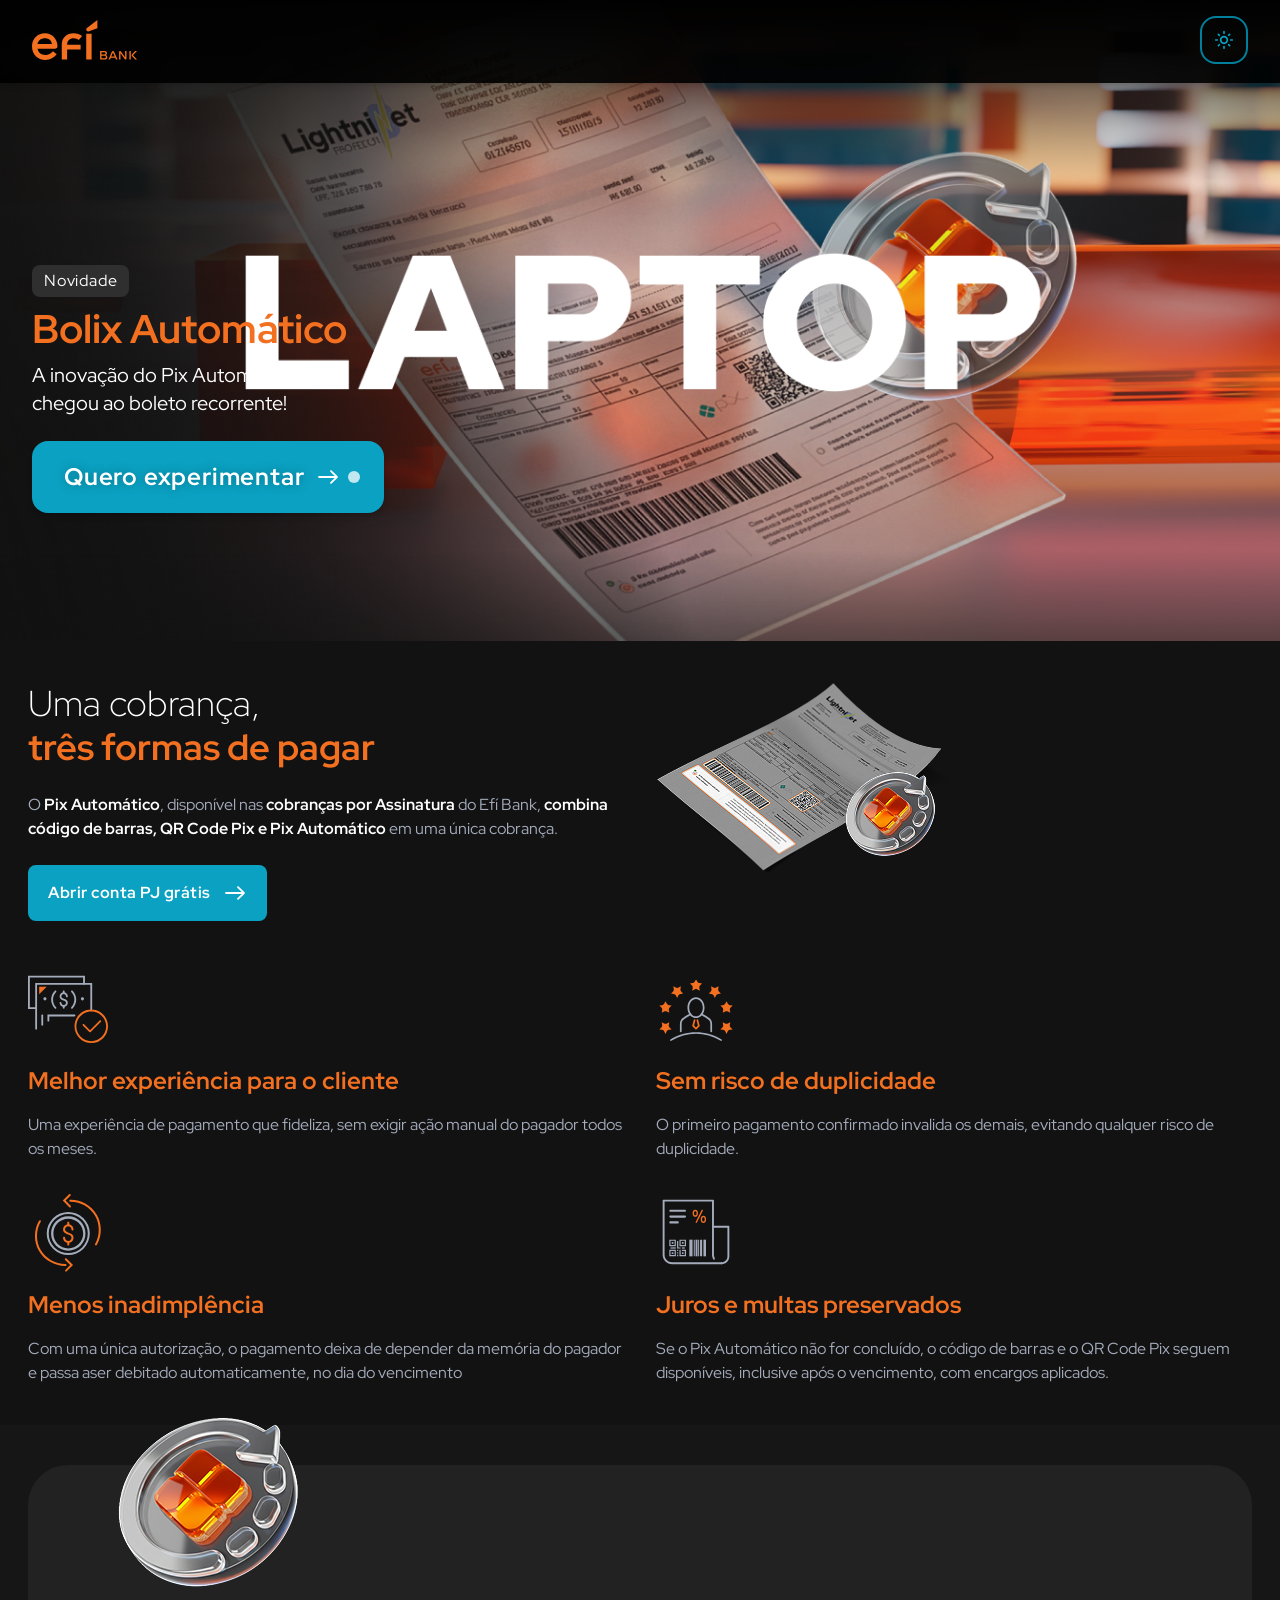
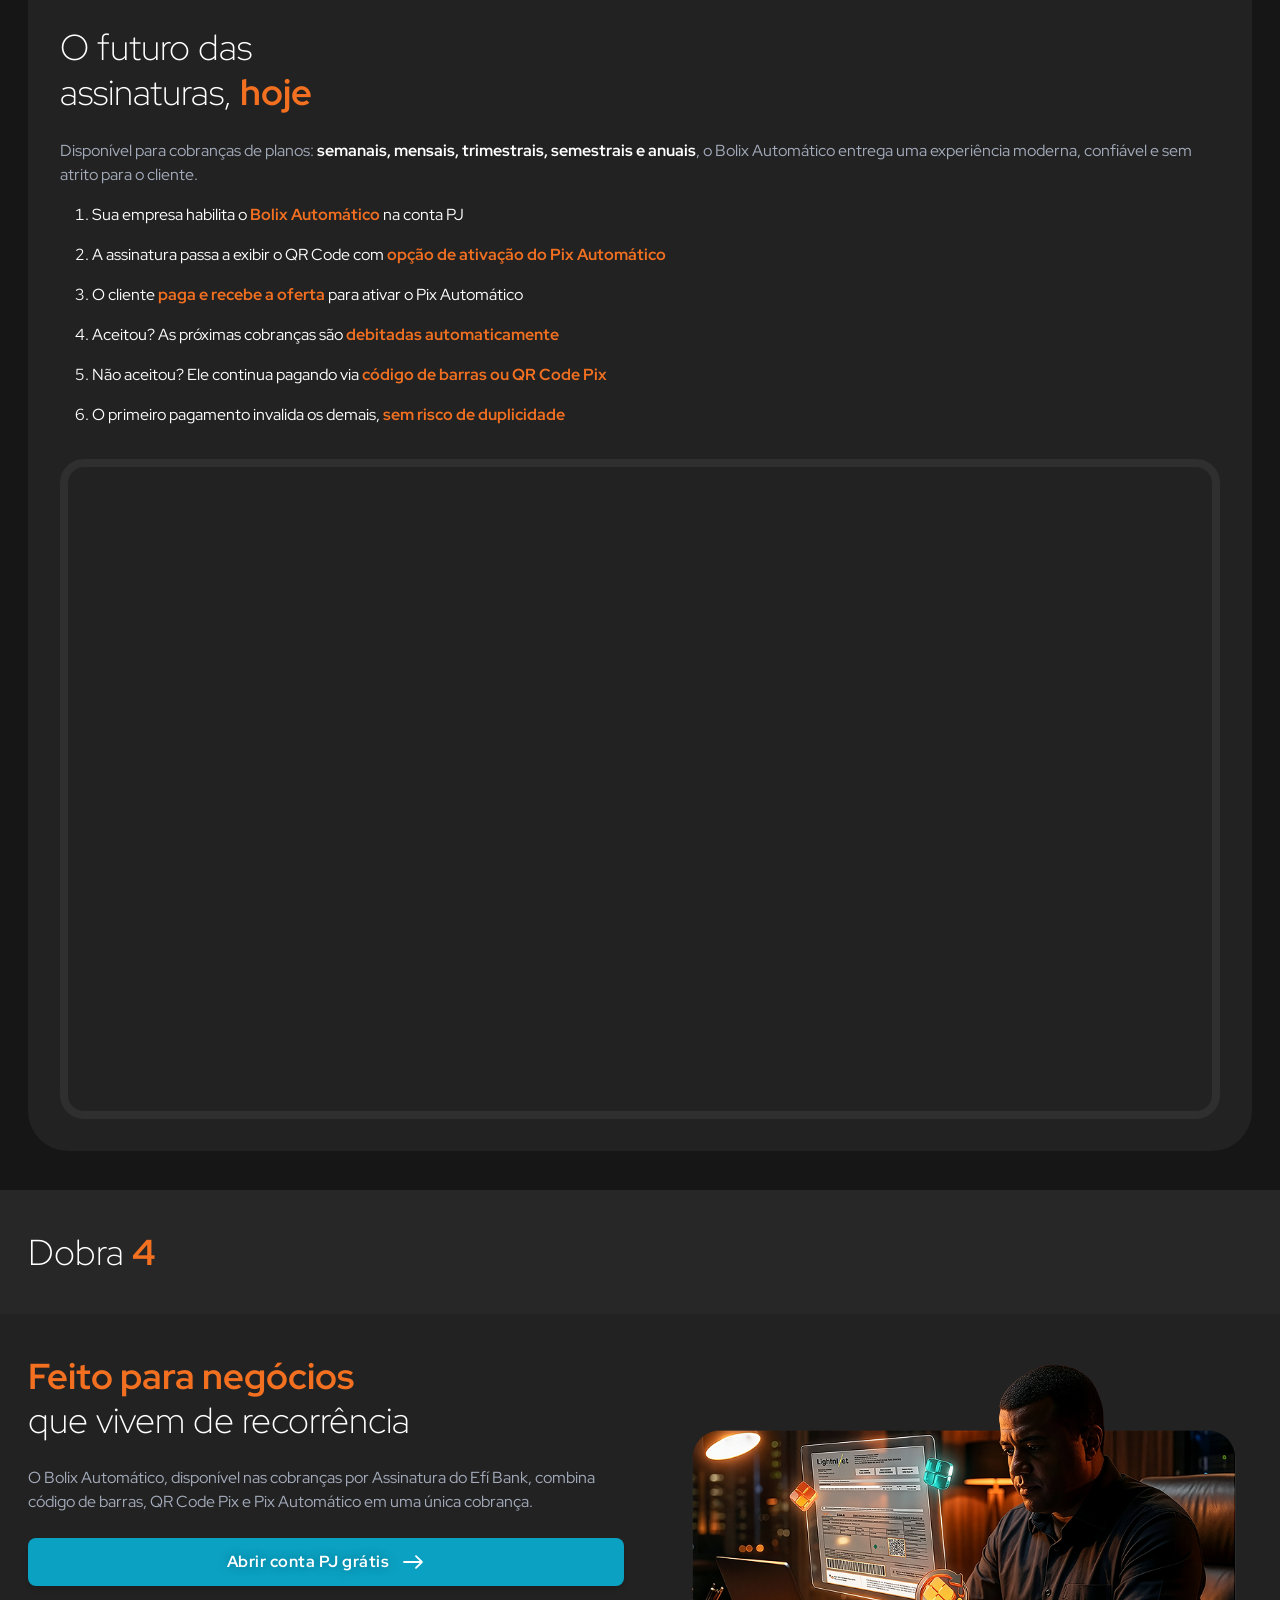
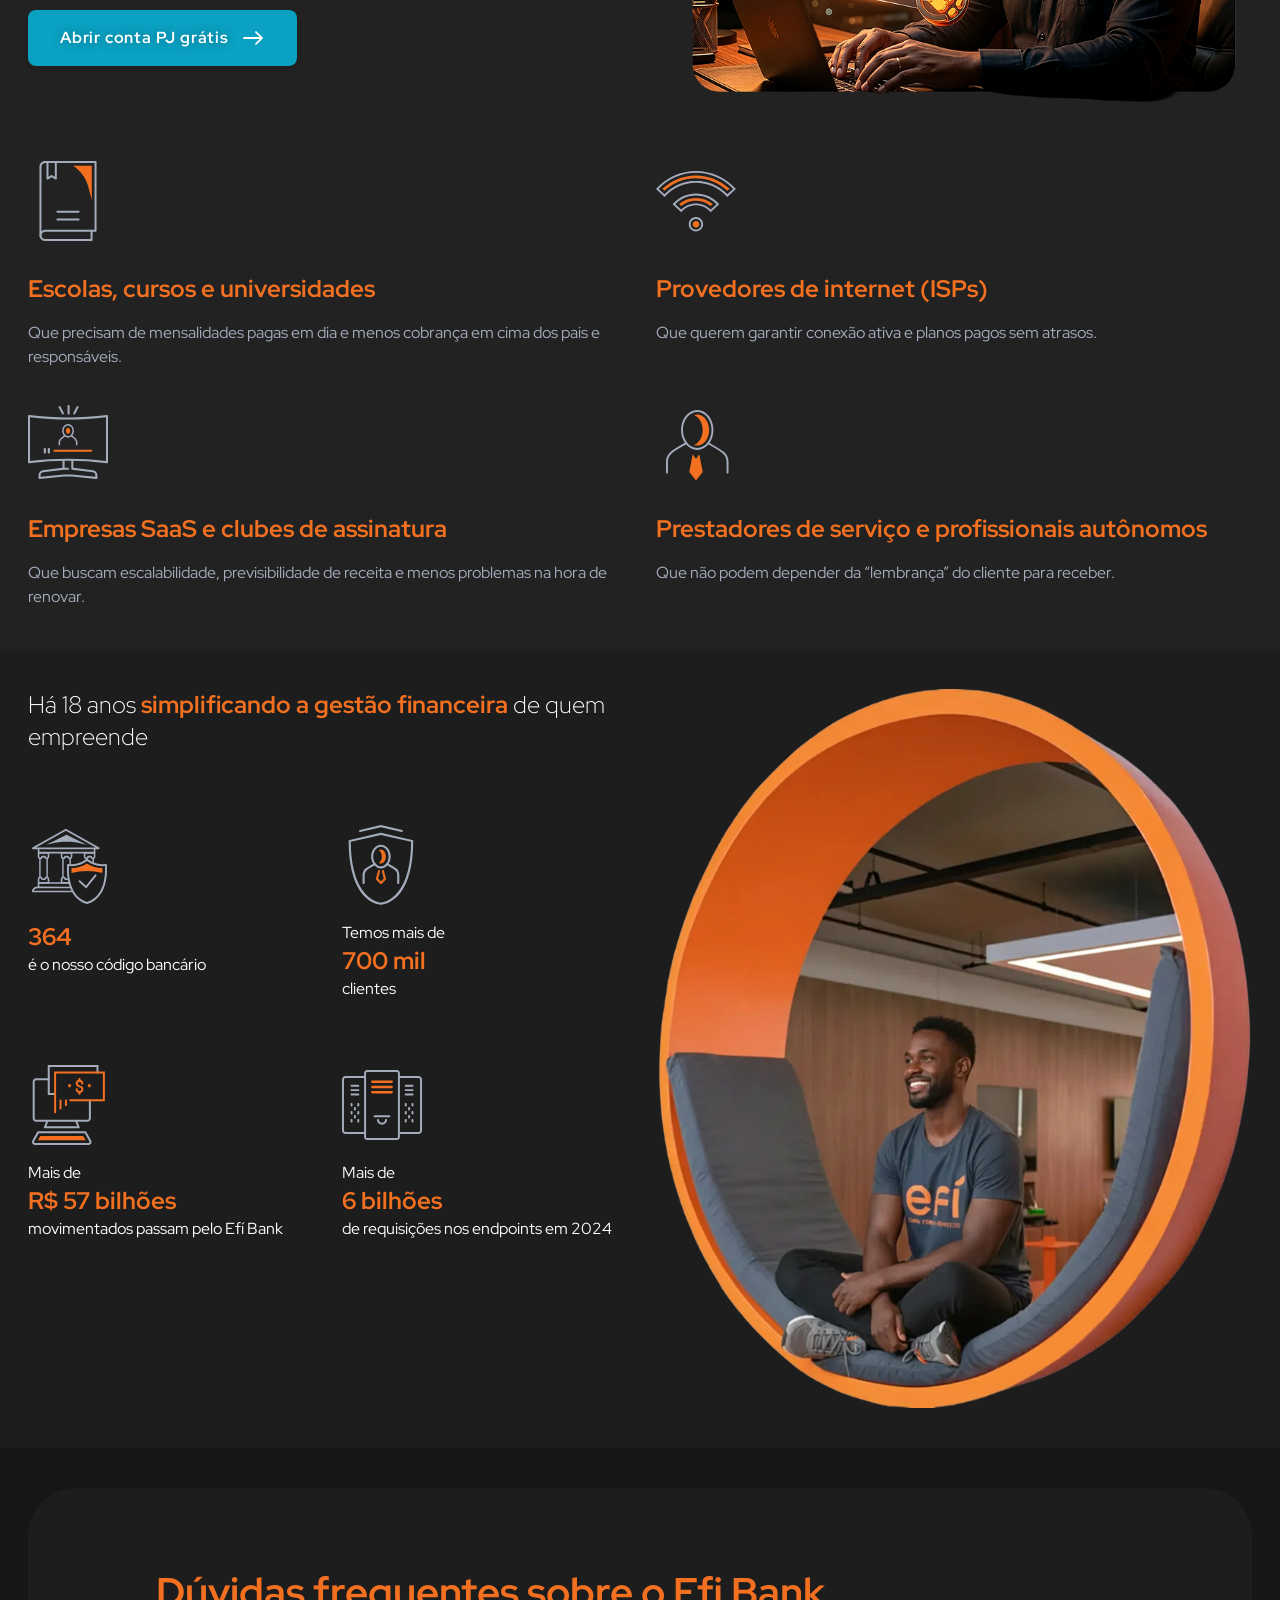
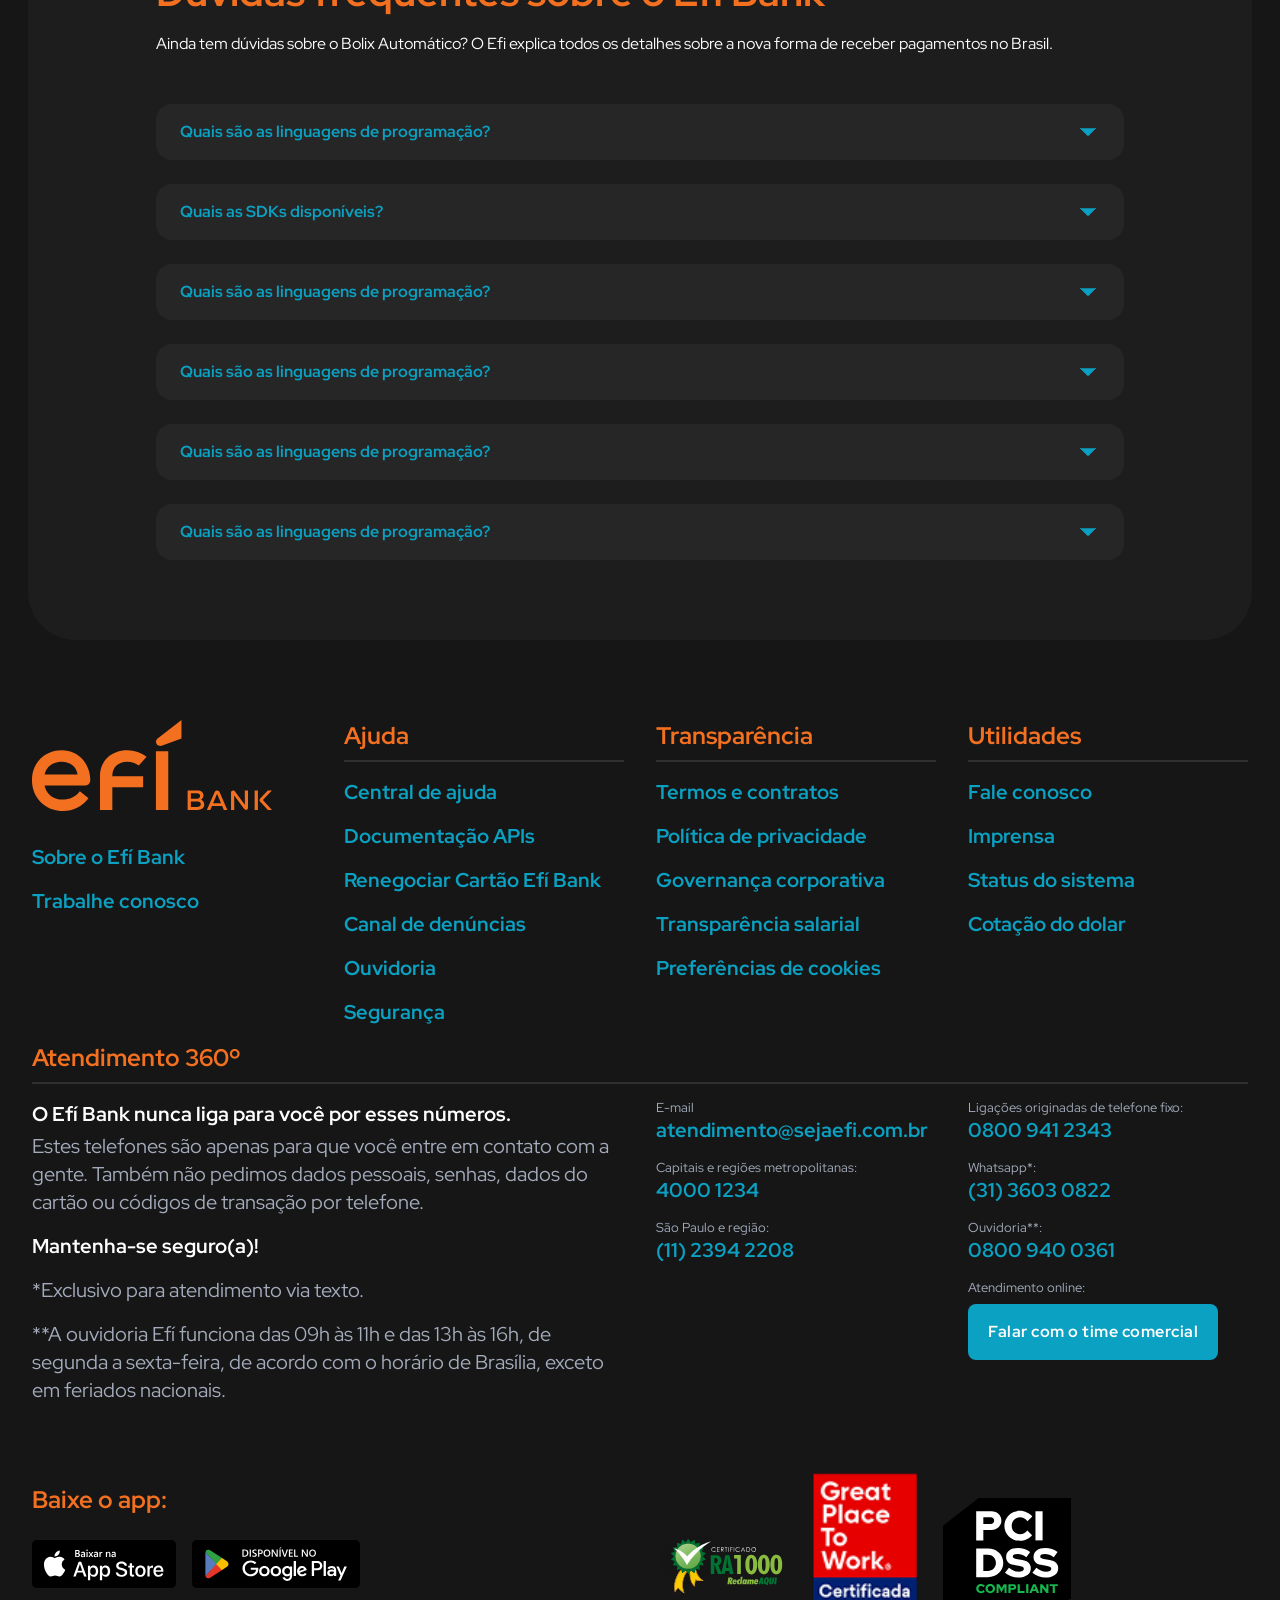
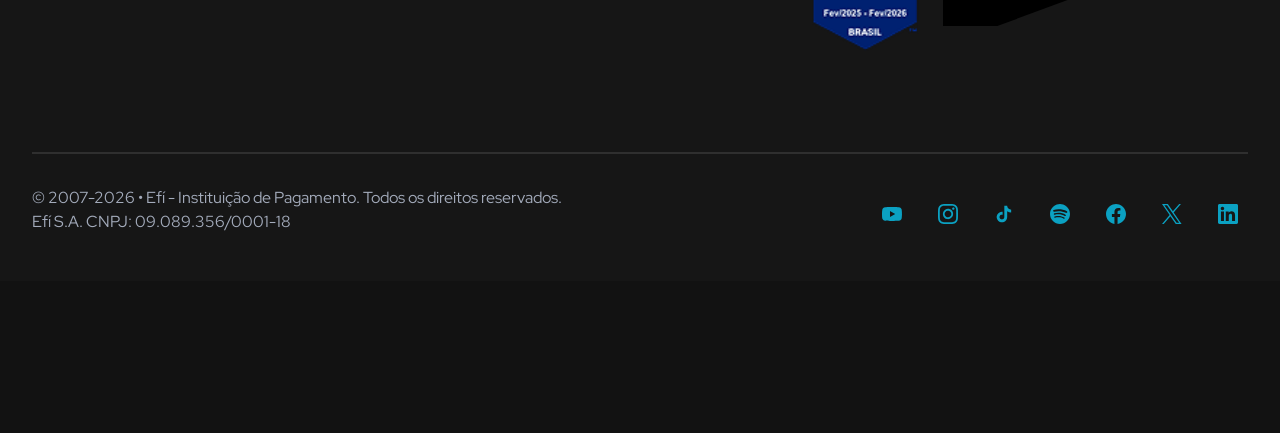
<file: index.html>
<!doctype html>
<html lang="pt-BR" data-theme="dark" class="scroll-smooth">

  <head>
    <meta charset="UTF-8">
    <meta name="viewport" content="width=device-width, initial-scale=1.0">
    <meta name="color-scheme" content="light dark">
    <meta name="supported-color-schemes" content="light dark">
    <link rel="preconnect" href="https://fonts.googleapis.com">
    <link rel="preconnect" href="https://fonts.gstatic.com" crossorigin>
    <link href="https://fonts.googleapis.com/css2?family=Red+Hat+Display:ital,wght@0,300..900;1,300..900&display=swap" rel="stylesheet">
    <link href="./css/output.css" rel="stylesheet">
  </head>

  <body class="text-base xl:text-xl">
    <header class="z-10 fixed w-full h-auto px-8 lg:px-[4.688rem] py-4 bg-linear-to-b ">

      <nav class="w-full h-auto inline-flex gap-8 flex-row items-center justify-between">
        <div class="w-fit">
          <svg class="h-10 w-26.25">
            <image class="h-10 w-auto" xlink:href="./media/img-brand-efi-bank-h.svg" src="./media/img-brand-efi-bank-h.svg" />
          </svg>
        </div>
        <div class="absolute lg:relative invisible lg:visible">
          <ul class="inline-flex gap-8 w-fit h-fit">
            <li><a href="#inicio">Soluções</a></li>
            <li><a href="#sobre">Parcerias</a></li>
            <li><a href="#contato">Desenvolvedores</a></li>
            <li><a href="#contato">Tarifas</a></li>
            <li><a href="#contato">Blog</a></li>
          </ul>
        </div>


        <div class="absolute lg:relative invisible lg:visible inline-flex gap-6">
          <button class="btn btn-md w-fit md:w-fit">Abra sua conta grátis</Button>
          <button class="btn btn-md w-fit md:w-fit">Acessar minha conta</Button>

        </div>
        <button id="theme-toggle" class="btn size-48 bg-transparent border-2 border-button-state-stroke hover:bg-elevation-5 active:bg-button-state-pressed rounded-md text-button-label">
          <svg id="dark" class="absolute w-5 h-auto btn-icon-fill" viewBox="0 0 20 20" xmlns="http://www.w3.org/2000/svg">
            <path d="M10 7.5c1.375 0 2.5 1.125 2.5 2.5s-1.125 2.5-2.5 2.5A2.507 2.507 0 0 1 7.5 10c0-1.375 1.125-2.5 2.5-2.5m0-1.667A4.17 4.17 0 0 0 5.833 10c0 2.3 1.867 4.167 4.167 4.167S14.167 12.3 14.167 10 12.3 5.833 10 5.833m-8.333 5h1.666A.836.836 0 0 0 4.167 10a.836.836 0 0 0-.834-.833H1.667A.836.836 0 0 0 .833 10c0 .458.375.833.834.833m15 0h1.666a.836.836 0 0 0 .834-.833.836.836 0 0 0-.834-.833h-1.666a.836.836 0 0 0-.834.833c0 .458.375.833.834.833m-7.5-9.166v1.666c0 .459.375.834.833.834a.836.836 0 0 0 .833-.834V1.667A.836.836 0 0 0 10 .833a.836.836 0 0 0-.833.834m0 15v1.666c0 .459.375.834.833.834a.836.836 0 0 0 .833-.834v-1.666a.836.836 0 0 0-.833-.834.836.836 0 0 0-.833.834M4.992 3.817a.83.83 0 1 0-1.175 1.175l.883.883a.83.83 0 0 0 1.175 0c.317-.325.325-.858 0-1.175zM15.3 14.125a.83.83 0 1 0-1.175 1.175l.883.883a.83.83 0 1 0 1.175-1.175zm.883-9.133a.83.83 0 1 0-1.175-1.175l-.883.883a.83.83 0 0 0 0 1.175c.325.317.858.325 1.175 0zM5.875 15.3A.83.83 0 1 0 4.7 14.125l-.883.883a.83.83 0 0 0 0 1.175c.325.317.858.325 1.175 0z" />
          </svg>
          <svg id="light" class="w-5 h-auto btn-icon-fill" viewBox="0 0 20 20" xmlns="http://www.w3.org/2000/svg">
            <path d="M7.80833 4.59167C7.65833 5.125 7.58333 5.68333 7.58333 6.25C7.58333 9.65 10.35 12.4167 13.75 12.4167C14.3167 12.4167 14.875 12.3417 15.4083 12.1917C14.5417 14.325 12.4417 15.8333 10 15.8333C6.78333 15.8333 4.16667 13.2167 4.16667 10C4.16667 7.55833 5.675 5.45833 7.80833 4.59167ZM10 2.5C5.85833 2.5 2.5 5.85833 2.5 10C2.5 14.1417 5.85833 17.5 10 17.5C14.1417 17.5 17.5 14.1417 17.5 10C17.5 9.61667 17.4667 9.23333 17.4167 8.86667C16.6 10.0083 15.2667 10.75 13.75 10.75C11.2667 10.75 9.25 8.73333 9.25 6.25C9.25 4.74167 9.99167 3.4 11.1333 2.58333C10.7667 2.53333 10.3833 2.5 10 2.5Z" />
          </svg>

        </button>
      </nav>
    </header>

    <main class="">
      <!-- hero -->
      <section class="hero">
        <div class="@container relative">
          <!--
          <picture class="z-0 w-full h-fit">
            <source srcset="./media/img-hero-mobile.png" media="(max-width: 360px)">
            <source srcset="./media/img-hero-tablet.png" media="(max-width: 760px)">
            <source srcset="./media/img-hero-laptop.png" media="(max-width: 1320px)">
            <source srcset="./media/img-hero-desktop.png" media="(max-width: 1896px)">
            <img class="w-full h-auto" src="./media/img-hero-laptop.png" alt="Boleto Automático">
          </picture>
          -->
          <img class="w-full h-auto" srcset="
            ./media/img-hero-mobile.png 360w,
            ./media/img-hero-tablet.png 760w,
            ./media/img-hero-laptop.png 1320w,
            ./media/img-hero-desktop.png 1896w" alt="Boleto Automático">
          <div class="absolute w-full h-full max-h-9/10 md:max-h-8/10 lg:max-h-7/10 xl:max-h-8/10 top-0 left-0 gap-0 md:gap-9 px-8 lg:px-[4.688rem] items-end grid grid-cols-1 md:grid-cols-2 content-end">

            <!-- coluna 1-->
            <div class="w-full h-fit">
              <div class="bg-gray-900 w-fit tracking-wider text-white text-base xl:text-lg px-3 py-1 rounded-sm">
                Novidade
              </div>
              <h1 class="font-bold text-2xl md:text-5xl lg:text-9xl pb-2 pt-2">
                Bolix Automático</h1>
              <p class="text-white font-normal text-lg xl:text-2xl pb-6 max-w-80">A inovação do Pix Automático chegou ao boleto recorrente!</p>
              <button class="btn btn-lg text-xl px-8 py-5 w-full md:w-fit rounded-2xl">Quero
                experimentar <svg class="object-center h-6 w-6 ml-3 sm:hidden md:inline" width="24" height="24">
                  <image xlink:href="./media/ic-arrow-right-solid.svg" src="./media/ic-arrow-right-solid.svg" width="24" height="24" />
                </svg>
                <span class="relative flex size-3">
                  <span class="absolute top-0 -right-2 inline-flex h-full w-full animate-ping rounded-full bg-white opacity-75"></span>
                  <span class="relative inline-flex size-3 rounded-full bg-sky-500"></span>
                </span>
              </button>

            </div>
            <!-- coluna 2 -->
            <div class="w-full"></div>
          </div>


        </div>
      </section>

      <!-- Dobra 2-->
      <section class="section">
        <div class=" @container">
          <div class="flex flex-cols-2 flex-wrap-reverse md:flex-nowrap gap-8">
            <!-- col texto -->
            <div class="w-full flex flex-col gap-6">
              <h2 class="font-light text-4xl xl:text-8xl">Uma cobrança, <br /><strong class="high">três formas de pagar</strong></h2>
              <p>O <strong>Pix Automático</strong>, disponível nas <strong>cobranças por Assinatura</strong> do Efí Bank, <strong>combina código de barras, QR Code Pix e Pix Automático</strong> em uma única cobrança.</p>

              <button class="btn-md bg-button-state-default hover:bg-button-state-hovered active:bg-button-state-pressed text-button-label font-bold text-base xl:text-xl tracking-050 px-5 py-4 w-full md:w-fit rounded-sm">Abrir conta PJ grátis <svg class="object-center h-6 w-6 ml-3" width="24" height="24">
                  <image xlink:href="./media/ic-arrow-right-solid.svg" src="./media/ic-arrow-right-solid.svg" width="24" height="24" />
                </svg>
              </button>

            </div>
            <!-- col image -->
            <div class="w-full flex sm:order-1">
              <picture>
                <source srcset="./media/img-boleto-mobile.png" media="(max-width: 360px)">
                <source srcset="./media/img-boleto-tablet.png" media="(max-width: 992px)">
                <source srcset="./media/img-boleto-desktop.png" media="(max-width: 1920px)">
                <source srcset="./media/img-boleto-laptop.png">
                <img class="w-full h-auto" src="./media/img-boleto-laptop.png" alt="Flowers">
              </picture>
            </div>
          </div>
        </div>
        <!-- CARDS 3-->
        <div class="grid grid-cols-1 md:grid-cols-2 lg:grid-cols-4 xl:grid-cols-4 gap-8 mt-12">

          <div class="basis-1/2 lg:flex-cols-4 ">
            <img class="w-20 xl:w-32" src="./media/ilustra-pagamento-identificado.svg" alt="">
            <h3 class="text-base md:text-xl lg:text-2xl xl:text-3xl py-4">
              Melhor experiência para o cliente
            </h3>
            <p>Uma experiência de pagamento que fideliza, sem exigir ação manual do pagador todos os meses.</p>
          </div>

          <div class="basis-1/2 lg:basis-1/4 xl:basis-1/4 lg:flex-cols-4 gap-4">
            <img class="w-20 xl:w-32" src="./media/ilustra-suporte-tecnico.svg" alt="">
            <h3 class="text-base md:text-xl lg:text-2xl xl:text-3xl py-4">
              Sem risco de duplicidade
            </h3>
            <p>
              O primeiro pagamento confirmado invalida os demais, evitando qualquer risco de duplicidade.
            </p>
          </div>

          <div class="basis-1/2 lg:basis-1/4 xl:basis-1/4 lg:flex-cols-4 gap-4">
            <img class="w-20 xl:w-32" src="./media/ilustra-app-outros-negocios.svg" alt="">
            <h3 class="text-base md:text-xl lg:text-2xl xl:text-3xl py-4">
              Menos inadimplência
            </h3>
            <p>
              Com uma única autorização, o pagamento deixa de depender da memória do pagador e passa aser debitado automaticamente, no dia do vencimento
            </p>
          </div>

          <div class="basis-1/2 lg:basis-1/4 xl:basis-1/4 lg:flex-cols-4 gap-4">
            <img class="w-20 xl:w-32" src="./media/ilustra-boleto-05.svg" alt="">
            <h3 class="text-base md:text-xl lg:text-2xl xl:text-3xl py-4">
              Juros e multas preservados
            </h3>
            <p>
              Se o Pix Automático não for concluído, o código de barras e o QR Code Pix seguem disponíveis, inclusive após o vencimento, com encargos aplicados.
            </p>
          </div>
        </div>
      </section>
      <!-- Dobra 3-->
      <!-- O futuro das assinaturas Section -->
      <section class="elevation-1 section" data-name="section">
        <div class="@container">
          <div class="w-full gap-0 grid grid-cols-1 lg:grid-cols-2">
            <!-- coluna 1 -->
            <div class="w-full h-fit elevation-3 rounded-t-xxl lg:rounded-xxl px-8 lg:pl-20 lg:pr-28 pt-20 pb-8 lg:pb-20">
              <div class="w-full h-fit -mt-40 lg:-mt-10 lg:relative ml-8 lg:ml-96">
                <picture>
                  <source srcset=" ./media/img-pix-automatico-mobile.png" media="(max-width: 240px)">
                  <source srcset="./media/img-pix-automatico-tablet.png" media="(max-width: 240px)">
                  <source srcset="./media/img-pix-automatico-desktop.png" media="(max-width: 360px)">
                  <source srcset="./media/img-pix-automatico-laptop.png" media="(max-width: 336px)">
                  <img class="lg:absolute lg:-top-40 lg:right-12 size-[15rem] lg:size-84 transform hover:scale-105 transition-transform" src="./media/img-pix-automatico-laptop.png" alt="Pix Automático">
                </picture>
              </div>
              <h2 class="font-light text-4xl xl:text-8xl leading-tight lg:mt-0 pb-6">
                O futuro das <br />assinaturas, <b class="high">hoje</b>
              </h2>

              <p class="pb-4">
                Disponível para cobranças de planos: <b>semanais, mensais, trimestrais, semestrais e anuais</b>, o Bolix Automático entrega uma experiência moderna, confiável e sem atrito para o cliente.
              </p>

              <ol class="list-decimal medium space-y-4 pl-8">
                <li>
                  Sua empresa habilita o <b class="high">Bolix Automático</b> na conta PJ
                </li>
                <li>
                  A assinatura passa a exibir o QR Code com <b class="high">opção de ativação do Pix Automático</b>
                </li>
                <li>
                  O cliente <b class="high">paga e recebe a oferta</b> para ativar o Pix Automático
                </li>
                <li>
                  Aceitou? As próximas cobranças são <b class="high">debitadas automaticamente</b>
                </li>
                <li>
                  Não aceitou? Ele continua pagando via <b class="high">código de barras ou QR Code Pix</b>
                </li>
                <li>
                  O primeiro pagamento invalida os demais, <b class="high">sem risco de duplicidade</b>
                </li>
              </ol>
            </div>
            <!-- coluna 2-->
            <div class="px-8 pb-8 elevation-3 lg:bg-transparent rounded-b-xxl">
              <!-- YouTube Video Mockup -->
              <div class="w-full lg:w-2xl xl:w-4xl h-fit border-8 mt-0 lg:mt-50 xl:mt-50 ml-0 lg:-ml-24 border-elevation-5 rounded-3xl overflow-hidden">
                <iframe class="aspect-video w-full md:w-full" src="https://www.youtube.com/embed/w3-1KYU54eI?si=6yZrFK5eAr14se3w" title="YouTube video player" frameborder="0" allow="accelerometer; autoplay; clipboard-write; encrypted-media; gyroscope; picture-in-picture;" referrerpolicy="strict-origin-when-cross-origin" allowfullscreen></iframe>
              </div>
            </div>
          </div>
      </section>
      <!-- Dobra 4-->
      <section class="elevation-4 section">
        <div class="@container">
          <h2 class="text-4xl xl:text-8xl">Dobra <b class="high">4</b></h2>
        </div>
      </section>

      <!-- Dobra 5-->
      <section class="elevation-3 section">
        <div class="@container">
          <div class="flex flex-cols-2 flex-wrap-reverse md:flex-nowrap gap-8">
            <!-- col texto -->
            <div class="w-full flex flex-col gap-6">
              <h2 class="text-4xl xl:text-8xl"><b class="high">Feito para negócios </b><br />que vivem de recorrência</h2>
              <p class="text-body shrink">O Bolix Automático, disponível nas cobranças por Assinatura do Efí Bank, combina
                código de barras, QR Code Pix e Pix Automático em uma única cobrança.</p>
              <button class="btn btn-md ">Abrir conta PJ grátis <svg class="object-center h-6 w-6 ml-3" width="24" height="24">
                  <image xlink:href="./media/ic-arrow-right-solid.svg" src="./media/ic-arrow-right-solid.svg" width="24" height="24" />
                </svg>
              </button>
              <button class="btn btn-lg xl:text-xl w-full md:w-fit">Abrir conta PJ grátis <svg class="object-center h-6 w-6 ml-3" width="24" height="24">
                  <image xlink:href="./media/ic-arrow-right-solid.svg" src="./media/ic-arrow-right-solid.svg" width="24" height="24" />
                </svg>
              </button>
            </div>
            <!-- col image -->
            <div class="w-full flex sm:order-1">
              <picture>
                <source srcset="./media/img-negocios-mobile.png" media="(max-width: 360px)">
                <source srcset="./media/img-negocios-tablet.png" media="(max-width: 992px)">
                <source srcset="./media/img-negocios-desktop.png" media="(max-width: 1920px)">
                <source srcset="./media/img-negocios-laptop.png">
                <img class="w-full h-auto" src="./media/img-boleto-laptop.png" alt="Flowers">
              </picture>
            </div>
          </div>
        </div>
        <!-- CARDS 3-->
        <div class="grid grid-cols-1 md:grid-cols-2 lg:grid-cols-4 xl:grid-cols-4 gap-8 mt-12">

          <div class="">
            <img class="w-20 xl:w-32 mb-4" src="./media/ilustra-educacao.svg" alt="">
            <h3 class="text-base md:text-xl lg:text-2xl xl:text-3xl py-4">
              Escolas, cursos e universidades</h3>
            <p>Que precisam de mensalidades pagas em dia e menos cobrança em cima dos pais e responsáveis.</p>
          </div>

          <div class="">
            <img class="w-20 xl:w-32 mb-4" src="./media/ilustra-wireless-1.svg" alt="">
            <h3 class="text-base md:text-xl lg:text-2xl xl:text-3xl py-4">
              Provedores de internet (ISPs)</h3>
            <p>Que querem garantir conexão ativa e planos pagos sem atrasos.</p>
          </div>

          <div class="">
            <img class="w-20 xl:w-32 mb-4" src="./media/ilustra-webinar.svg" alt="">
            <h3 class="text-base md:text-xl lg:text-2xl xl:text-3xl py-4">
              Empresas SaaS e clubes de assinatura
            </h3>
            <p>Que buscam escalabilidade, previsibilidade de receita e menos problemas na hora de renovar.</p>
          </div>

          <div class="">
            <img class="w-20 xl:w-32 mb-4" src="./media/ilustra-cliente-empresario.svg" alt="">
            <h3 class="text-base md:text-xl lg:text-2xl xl:text-3xl py-4">
              Prestadores de serviço e profissionais autônomos
            </h3>
            <p>Que não podem depender da “lembrança” do cliente para receber.</p>
          </div>
        </div>
      </section>

      <!-- dobra 6-->
      <section class="section elevation-2">
        <div class="@container flex flex-cols-2 flex-wrap-reverse md:flex-nowrap gap-8">
          <!-- col texto -->
          <div class="w-full flex flex-col gap-6">
            <h2 class="text-xl lg:text-4xl xl:text-8xl">
              Há 18 anos <b class="high">simplificando a gestão financeira</b> de quem empreende
            </h2>
            <!-- CARDS 3-->
            <div class="grid grid-cols-2 md:grid-cols-2 gap-8 mt-12 space-y-8">

              <div class="">
                <img class="w-20 xl:w-32 pb-4 lg:pb-8" src="./media/ilustra-banco-bank-security.svg" alt="">
                <h3 class="text-base md:text-xl lg:text-2xl xl:text-3xl">364</h3>
                <p class="medium">é o nosso código bancário</p>
              </div>
              <div class="">
                <img class="w-20 xl:w-32 pb-4 lg:pb-8" src="./media/ilustra-seguranca-clientes.svg" alt="">
                <p class="medium">Temos mais de</p>
                <h3 class="text-base md:text-xl lg:text-2xl xl:text-3xl">700 <b class="high">mil</b></h3>
                <p class="medium">clientes</p>
              </div>
              <div class="">
                <img class="w-20 xl:w-32 pb-4 lg:pb-8" src="./media/ilustra-banco-money-01.svg" alt="">
                <p class="medium">Mais de</p>
                <h3 class="text-base md:text-xl lg:text-2xl xl:text-3xl">R$ 57 <b class="high">bilhões</b></h3>
                <p class="medium">movimentados passam pelo Efí Bank</p>
              </div>
              <div class="">
                <img class="w-20 xl:w-32 pb-4 lg:pb-8" src="./media/ilustra-dev-server-01.svg" alt="">
                <p class="medium">Mais de</p>
                <h3 class="text-base md:text-xl lg:text-2xl xl:text-3xl">6 <b class="high">bilhões</b></h3>
                <p class="medium">de requisições nos endpoints em 2024</p>
              </div>

            </div>
          </div>
          <!-- col image -->
          <div class="w-full flex sm:order-1">
            <picture>
              <source srcset="./media/img-colaboradores-mobile.png" media="(max-width: 360px)">
              <source srcset="./media/img-colaboradores-tablet.png" media="(max-width: 992px)">
              <source srcset="./media/img-colaboradores-desktop.png" media="(max-width: 1920px)">
              <source srcset="./media/img-colaboradores-laptop.png">
              <img class="w-full h-auto" src="./media/img-colaboradores-laptop.png" alt="Flowers">
            </picture>
          </div>

        </div>

      </section>


      <!-- FAQ Section -->
      <section class="section elevation-1">
        <div class="@container elevation-2 mx-auto rounded-[3rem] rounded-tr-[3rem] w-full h-auto py-20 px-8 md:px-32 lg:px-24 xl:px-40 ">
          <h2 class="high font-bold text-4xl md:text-5xl lg:text-6xl pb-4">
            <span class="text-highlight">Dúvidas frequentes</span> sobre o Efi Bank
          </h2>
          <p class="medium pb-12">
            Ainda tem dúvidas sobre o Bolix Automático? O Efi explica todos os detalhes sobre a nova forma de receber pagamentos no Brasil.
          </p>

          <div class="space-y-6 medium">
            <!-- FAQ Item 1 -->
            <details class="group rounded-md overflow-hidden">
              <summary class="faq flex items-center justify-between cursor-pointer py-4 px-6 lg:py-6 lg:px-8 transition-colors">
                <span class="font-bold">Quais são as linguagens de programação?</span>
                <svg class="btn-icon-fill btn-icon-stroke w-6 h-6 text-medium transform group-open:rotate-180 transition-transform">
                  <path stroke-linecap="round" stroke-linejoin="round" d="m19.5 8.25-7.5 7.5-7.5-7.5" />
                </svg>
              </summary>
              <div class="faq-content py-4 px-6 lg:py-6 lg:px-8 border-t border-button-state-disabled">
                <p class="medium">Você pode desenvolver seu projeto integrado com nossa API em qualquer linguagem de programação.</p>
              </div>
            </details>

            <!-- FAQ Item 2 -->
            <details class="group rounded-md overflow-hidden">
              <summary class="faq flex items-center justify-between cursor-pointer py-4 px-6 lg:py-6 lg:px-8 transition-colors">
                <span class="font-bold">Quais as SDKs disponíveis?</span>
                <svg class="btn-icon-fill btn-icon-stroke w-6 h-6 text-medium transform group-open:rotate-180 transition-transform">
                  <path stroke-linecap="round" stroke-linejoin="round" d="m19.5 8.25-7.5 7.5-7.5-7.5" />
                </svg>
              </summary>
              <div class="faq-content py-4 px-6 space-y-2 lg:py-6 lg:px-8 border-t border-button-state-disabled">
                <p class="medium">Disponibilizamos SDKs em diversas linguagens de programação:
                <ul class="list-disc list-inside low">
                  <li><a class="flex-inline">PHP</a></li>
                  <li>NodeJS</li>
                  <li>Ruby</li>
                  <li>Python</li>
                  <li>.NET Core</li>
                  <li>Java</li>
                  <li>Delphi</li>
                  <li>Go</li>
                  <li>TypeScript</li>
                  <li>Flutter</li>
                  <li>Android</li>
                </ul>
                </p>
              </div>
            </details>

            <!-- FAQ Item 3 -->
            <details class="group rounded-md overflow-hidden">
              <summary class="faq flex items-center justify-between cursor-pointer py-4 px-6 lg:py-6 lg:px-8 transition-colors">
                <span class="font-bold">Quais são as linguagens de programação?</span>
                <svg class="btn-icon-fill btn-icon-stroke w-6 h-6 text-medium transform group-open:rotate-180 transition-transform">
                  <path stroke-linecap="round" stroke-linejoin="round" d="m19.5 8.25-7.5 7.5-7.5-7.5" />
                </svg>
              </summary>
              <div class="faq-content py-4 px-6 lg:py-6 lg:px-8 border-t border-button-state-disabled">
                <p class="medium">Você pode desenvolver seu projeto integrado com nossa API em qualquer linguagem de programação.</p>
              </div>
            </details>

            <!-- FAQ Item 4 -->
            <details class="group rounded-md overflow-hidden">
              <summary class="faq flex items-center justify-between cursor-pointer py-4 px-6 lg:py-6 lg:px-8 transition-colors">
                <span class="font-bold">Quais são as linguagens de programação?</span>
                <svg class="btn-icon-fill btn-icon-stroke w-6 h-6 text-medium transform group-open:rotate-180 transition-transform">
                  <path stroke-linecap="round" stroke-linejoin="round" d="m19.5 8.25-7.5 7.5-7.5-7.5" />
                </svg>
              </summary>
              <div class="faq-content py-4 px-6 lg:py-6 lg:px-8 border-t border-button-state-disabled">
                <p class="medium">Você pode desenvolver seu projeto integrado com nossa API em qualquer linguagem de programação.</p>
              </div>
            </details>

            <!-- FAQ Item 5 -->
            <details class="group rounded-md overflow-hidden">
              <summary class="faq flex items-center justify-between cursor-pointer py-4 px-6 lg:py-6 lg:px-8 transition-colors">
                <span class="font-bold">Quais são as linguagens de programação?</span>
                <svg class="btn-icon-fill btn-icon-stroke w-6 h-6 text-medium transform group-open:rotate-180 transition-transform">
                  <path stroke-linecap="round" stroke-linejoin="round" d="m19.5 8.25-7.5 7.5-7.5-7.5" />
                </svg>
              </summary>
              <div class="faq-content py-4 px-6 lg:py-6 lg:px-8 border-t border-button-state-disabled">
                <p class="medium">Você pode desenvolver seu projeto integrado com nossa API em qualquer linguagem de programação.</p>
              </div>
            </details>

            <!-- FAQ Item 6 -->
            <details class="group rounded-md overflow-hidden">
              <summary class="faq flex items-center justify-between cursor-pointer py-4 px-6 lg:py-6 lg:px-8 transition-colors">
                <span class="font-bold">Quais são as linguagens de programação?</span>
                <svg class="btn-icon-fill btn-icon-stroke w-6 h-6 text-medium transform group-open:rotate-180 transition-transform">
                  <path stroke-linecap="round" stroke-linejoin="round" d="m19.5 8.25-7.5 7.5-7.5-7.5" />
                </svg>
              </summary>
              <div class="faq-content py-4 px-6 lg:py-6 lg:px-8 border-t border-button-state-disabled">
                <p class="medium">Você pode desenvolver seu projeto integrado com nossa API em qualquer linguagem de programação.</p>
              </div>
            </details>

          </div>
        </div>
      </section>


    </main>

    <footer class="elevation-1 w-full h-fit px-8 py-10 lg:px-[4.688rem] lg:py-20 text-lg">
      <div class="@container">
        <div class="grid grid-cols-1 md:grid-cols-4 gap-8">
          <ul class="list-none space-y-4 basis-full md:basis-1/4">
            <li><img class="w-52 md:w-60 mb-8" src="./media/img-brand-efi-bank-h.svg" alt="Efí Bank"></li>
            <li>
              <a class="py-2" href="#">Sobre o Efí Bank</a>
            </li>
            <li>
              <a class="py-2" href="#">Trabalhe conosco</a>
            </li>
          </ul>
          <ul class="list-none space-y-4 basis-full md:basis-1/4">
            <li class="text-xl pb-2 b-2 border-b-2 border-border-b-2 border-elevation-5 font-bold high">Ajuda
            </li>
            <li>
              <a class="py-2" href="#">Central de ajuda</a>
            </li>
            <li>
              <a class="py-2" href="#">Documentação APIs</a>
            </li>
            <li>
              <a class="py-2" href="#">Renegociar Cartão Efí Bank</a>
            </li>
            <li>
              <a class="py-2" href="#">Canal de denúncias</a>
            </li>
            <li>
              <a class="py-2" href="#">Ouvidoria</a>
            </li>
            <li>
              <a class="py-2" href="#">Segurança</a>
            </li>
          </ul>

          <ul class="list-none space-y-4 basis-full md:basis-1/4">
            <li class="text-xl pb-2 b-2 border-b-2 border-border-b-2 border-elevation-5 font-bold high">
              Transparência
            </li>
            <li>
              <a class="py-2" href="#">Termos e contratos</a>
            </li>
            <li>
              <a class="py-2" href="#">Política de privacidade</a>
            </li>
            <li>
              <a class="py-2" href="#">Governança corporativa</a>
            </li>
            <li>
              <a class="py-2" href="#">Transparência salarial</a>
            </li>
            <li>
              <a class="py-2" href="#">Preferências de cookies</a>
            </li>
          </ul>

          <ul class="list-none space-y-4 basis-full md:basis-1/4">
            <li class="text-xl pb-2 b-2 border-b-2 border-border-b-2 border-elevation-5 font-bold high">
              Utilidades
            </li>
            <li>
              <a class="py-2" href="#">Fale conosco</a>
            </li>
            <li>
              <a class="py-2" href="#">Imprensa</a>
            </li>
            <li>
              <a class="py-2" href="#">Status do sistema</a>
            </li>
            <li>
              <a class="py-2" href="#">Cotação do dolar</a>
            </li>
          </ul>
        </div>

        <div class="text-xl pb-2 pt-4 border-b-2 border-border-b-2 border-elevation-5 font-bold high mb-4">Atendimento 360º</div>

        <div class="grid grid-cols-1 md:grid-cols-2 gap-8">
          <div class="space-y-1 basis-full md:basis-2/4">
            <p class="medium font-bold">O Efí Bank nunca liga para você por esses números.</p>
            <p class="">Estes telefones são apenas para que você entre em contato com a gente. Também não pedimos dados pessoais, senhas, dados do cartão ou códigos de transação por telefone.</p>
            <p class="medium font-bold mt-4">Mantenha-se seguro(a)!</p>
            <p class="mt-4">*Exclusivo para atendimento via texto.</p>
            <p class="mt-4">**A ouvidoria Efí funciona das 09h às 11h e das 13h às 16h, de segunda a sexta-feira, de acordo com o horário de Brasília, exceto em feriados nacionais.</p>
          </div>


          <div class="grid grid-cols-1 md:grid-cols-2 gap-8">


            <div class="basis-full md:basis-1/4">
              <p class="text-sm">E-mail</p>
              <a class="pb-2" href="#">atendimento@sejaefi.com.br</a>
              <p class="text-sm mt-4">Capitais e regiões metropolitanas:</p>
              <a class="pb-2" href="#">4000 1234</a>
              <p class="text-sm mt-4">São Paulo e região:</p>
              <a class="pb-2" href="#">(11) 2394 2208</a>
            </div>

            <div class="basis-full md:basis-1/4">
              <p class="text-sm">Ligações originadas de telefone fixo:</p>
              <a class="pb-2" href="#">0800 941 2343</a>
              <p class="text-sm mt-4">Whatsapp*:</p>
              <a class="pb-2" href="#">(31) 3603 0822</a>
              <p class="text-sm mt-4">Ouvidoria**:</p>
              <a class="pb-2" href="#">0800 940 0361</a>
              <p class="text-sm mt-4 mb-2">Atendimento online:</p>
              <button class="btn-md bg-button-state-default hover:bg-button-state-hovered active:bg-button-state-pressed text-button-label font-bold text-base xl:text-xl tracking-050 px-5 py-4 w-full md:w-fit rounded-sm">Falar com o time comercial
              </button>
            </div>
          </div>
        </div>

        <div class="columns-1 md:columns-2 items-center gap-8 mt-16 pb-24 border-b-2 border-border-b-2 border-elevation-5">

          <div class="w-fit basis-full pb-6">
            <div class="text-xl pb-2 pt-4 font-bold high mb-4">Baixe o app:</div>
            <div class="flex flex-row gap-4">
              <img class="h-12 xl:h-16" src="./media/img-app-store.svg">
              <img class="h-12 xl:h-16" src="./media/img-google-play.svg">
            </div>
          </div>

          <div class="w-fit flex lg:pl-16 items-center justify-center gap-4 3">
            <a href="#">
              <img class="h-16 xl:h-20 w-auto" src="./media/img-brand-reclame-aqui-ra1000.svg">
            </a>
            <a href="#">
              <img class="w-32 h-auto" src="./media/img-brand-gptw.png">
            </a>
            <a href="#">
              <img class="w-32 h-auto" src="./media/img-brand-pci-dss.svg">
            </a>
          </div>
        </div>

        <div class="flex flex-wrap-reverse flex-col md:flex-row items-center mt-8 gap-8">
          <div class="grow space-y-2 text-base mb-2">
            <p>© 2007-2026 • Efí - Instituição de Pagamento. Todos os direitos reservados.<br />Efí S.A. CNPJ: 09.089.356/0001-18</p>
          </div>
          <div class="w-fit flex grow-0 flex-initial flex-wrap gap-4 justify-center-safe">
            <button class="size-40 bg-transparent border-2 border-transparent hover:bg-elevation-5 active:bg-button-state-pressed text-button-label rounded-pill">
              <img class="w-5 h-auto" src="./media/ic-youtube.svg" alt="Canal no Youtube">
            </button>

            <button class="size-40 bg-transparent border-2 border-transparent hover:bg-elevation-5 active:bg-button-state-pressed text-button-label rounded-pill">
              <img class="w-5 h-auto" src="./media/ic-instagram.svg" alt="Canal no Instagram">
            </button>

            <button class="size-40 bg-transparent border-2 border-transparent hover:bg-elevation-5 active:bg-button-state-pressed text-button-label rounded-pill">
              <img class="w-5 h-auto" src="./media/ic-tiktok.svg" alt="Canal no Tiktok">
            </button>

            <button class="size-40 bg-transparent border-2 border-transparent hover:bg-elevation-5 active:bg-button-state-pressed text-button-label rounded-pill">
              <img class="w-5 h-auto" src="./media/ic-spotify.svg" alt="Canal no Spotify">
            </button>

            <button class="size-40 bg-transparent border-2 border-transparent hover:bg-elevation-5 active:bg-button-state-pressed text-button-label rounded-pill">
              <img class="w-5 h-auto" src="./media/ic-facebook.svg" alt="Canal no Facebook">
            </button>

            <button class="size-40 bg-transparent border-2 border-transparent hover:bg-elevation-5 active:bg-button-state-pressed rounded-pill text-button-label">
              <svg class="w-5 h-auto fill-button-state-default" viewBox="0 0 20 20" xmlns="http://www.w3.org/2000/svg">
                <path fill-rule="evenodd" clip-rule="evenodd" d="M11.647 8.469 18.932 0h-1.726L10.88 7.353 5.827 0H0l7.64 11.12L0 20h1.726l6.68-7.765L13.743 20h5.828zm-2.365 2.748-.774-1.107-6.16-8.81H5l4.971 7.11.774 1.107 6.462 9.242h-2.652z" />
              </svg>
            </button>

            <button class="size-40 bg-transparent border-2 border-transparent hover:bg-elevation-5 active:bg-button-state-pressed text-button-label rounded-pill">
              <img class="w-5 h-auto" src="./media/ic-linkedin-solid.svg" alt="Canal no Linkedin">
            </button>

          </div>
        </div>
      </div>

      </div>
    </footer>
    <script src=" js/script.js"></script>
  </body>

</html>
</file>
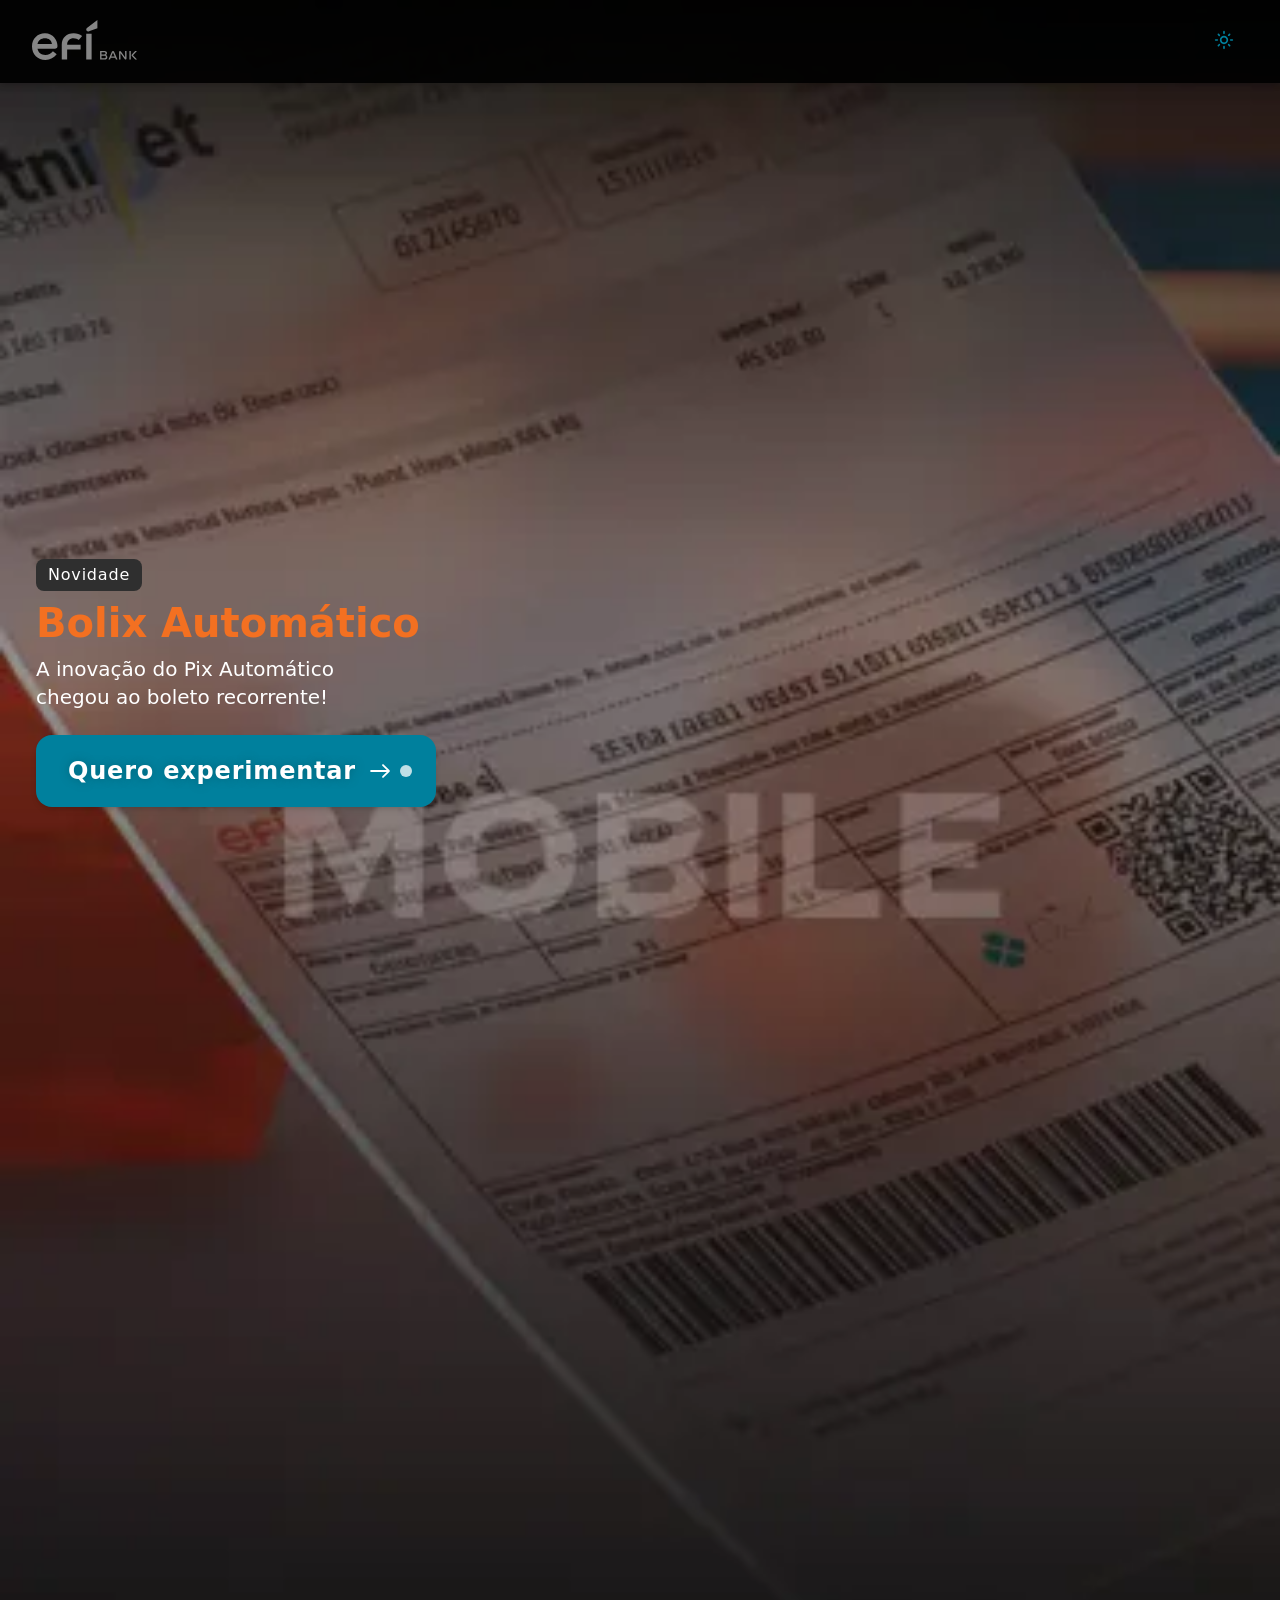
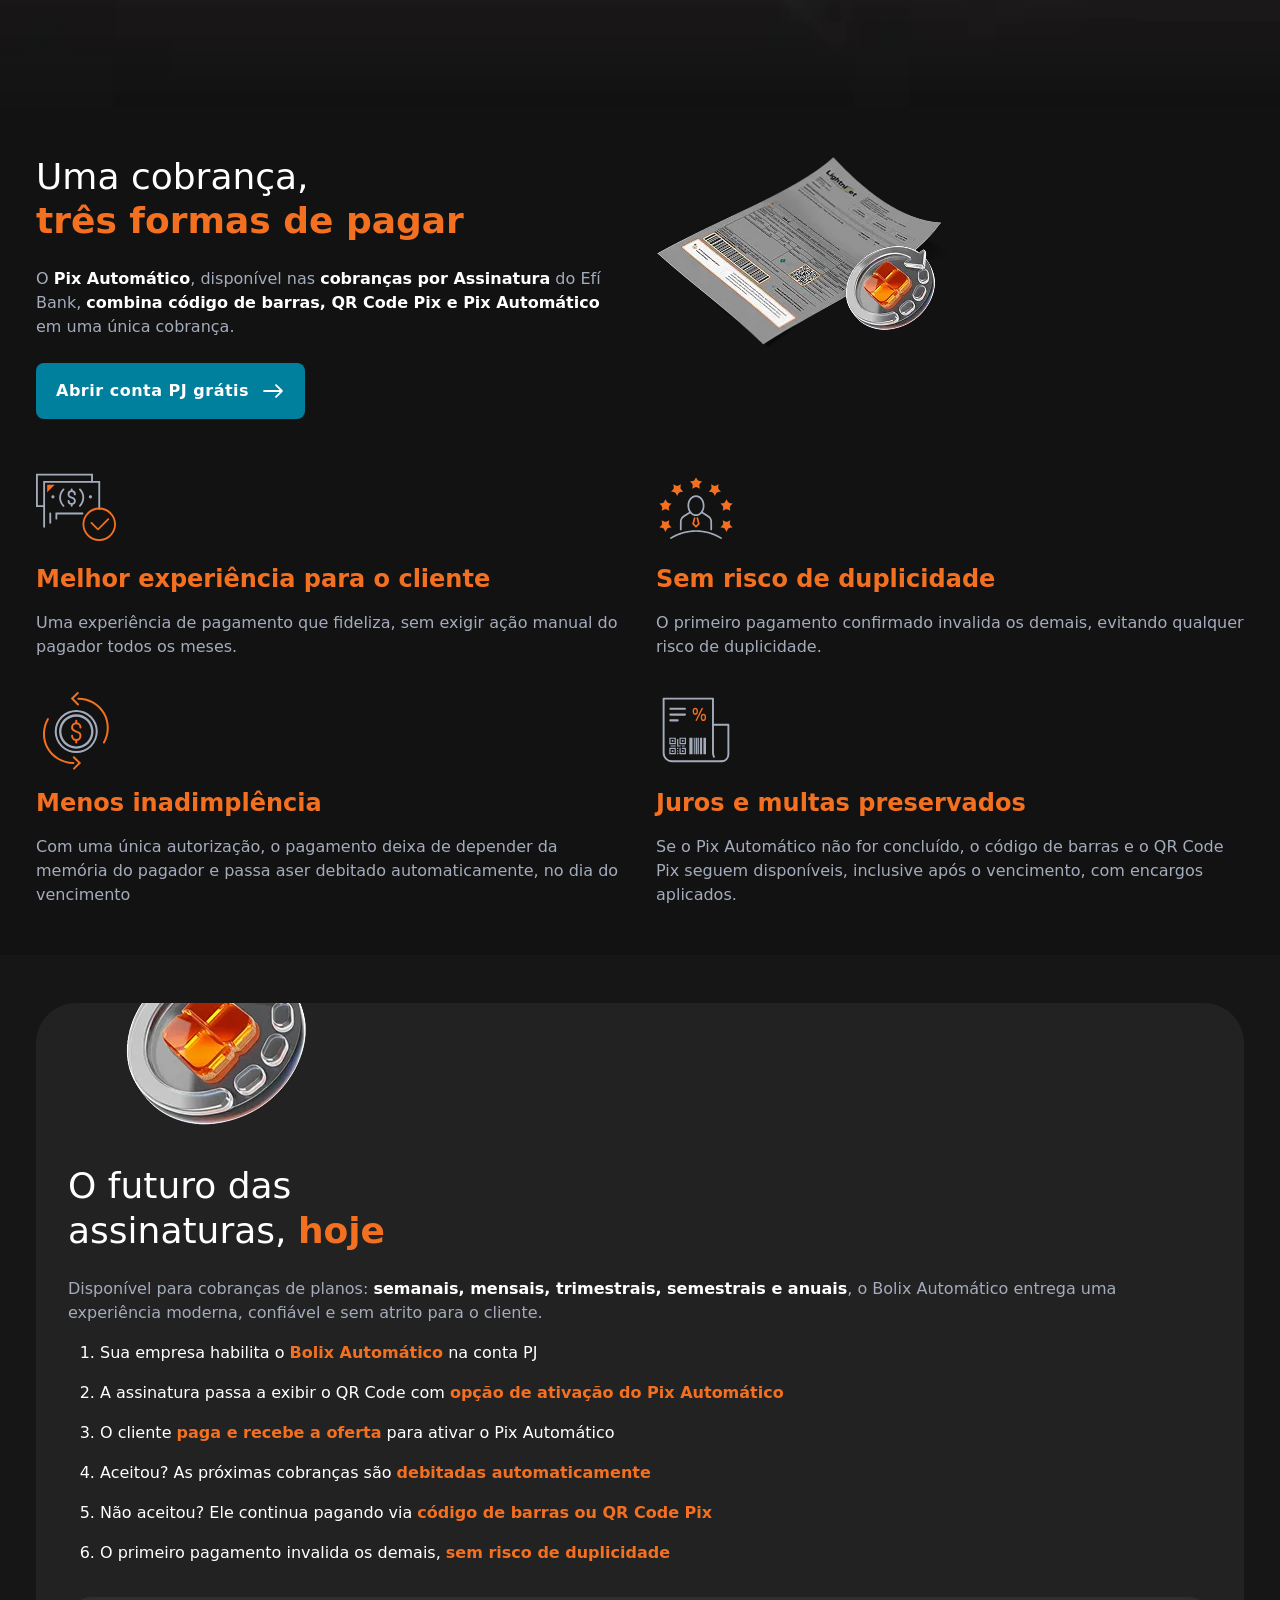
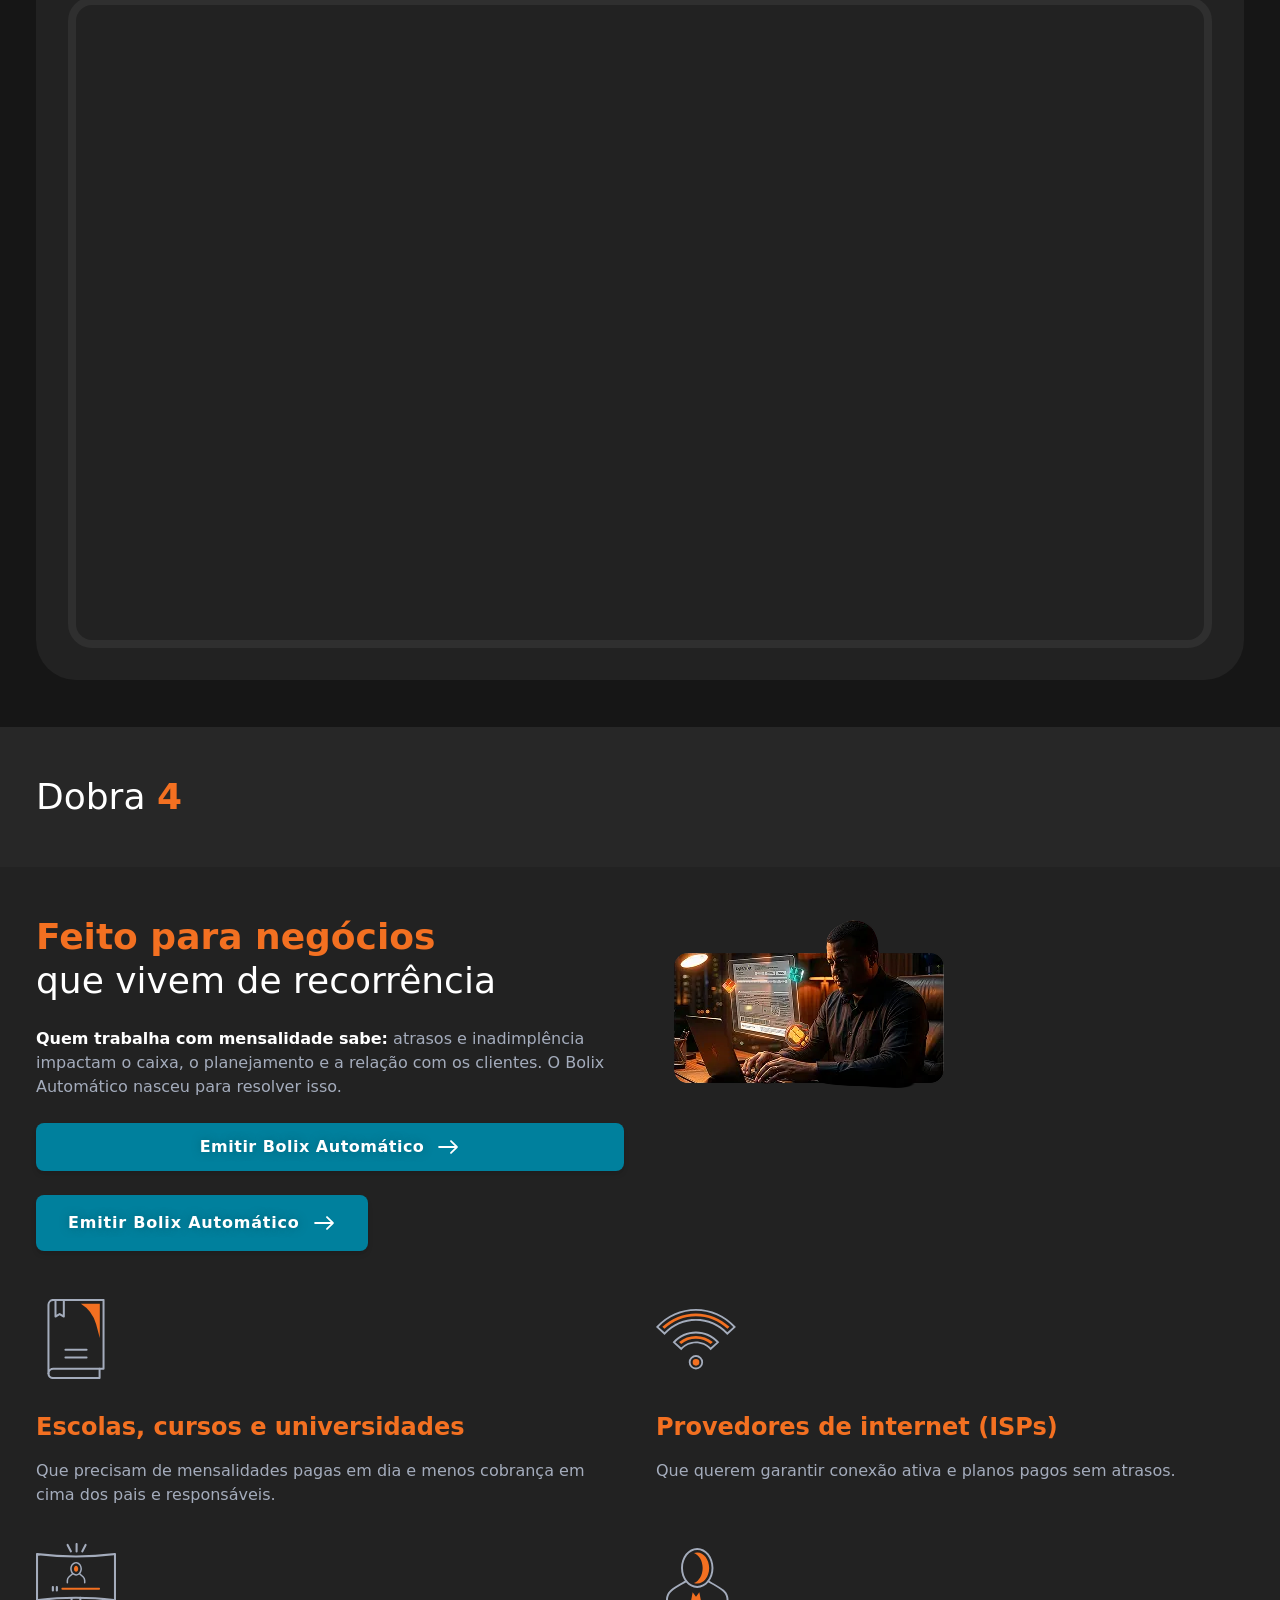
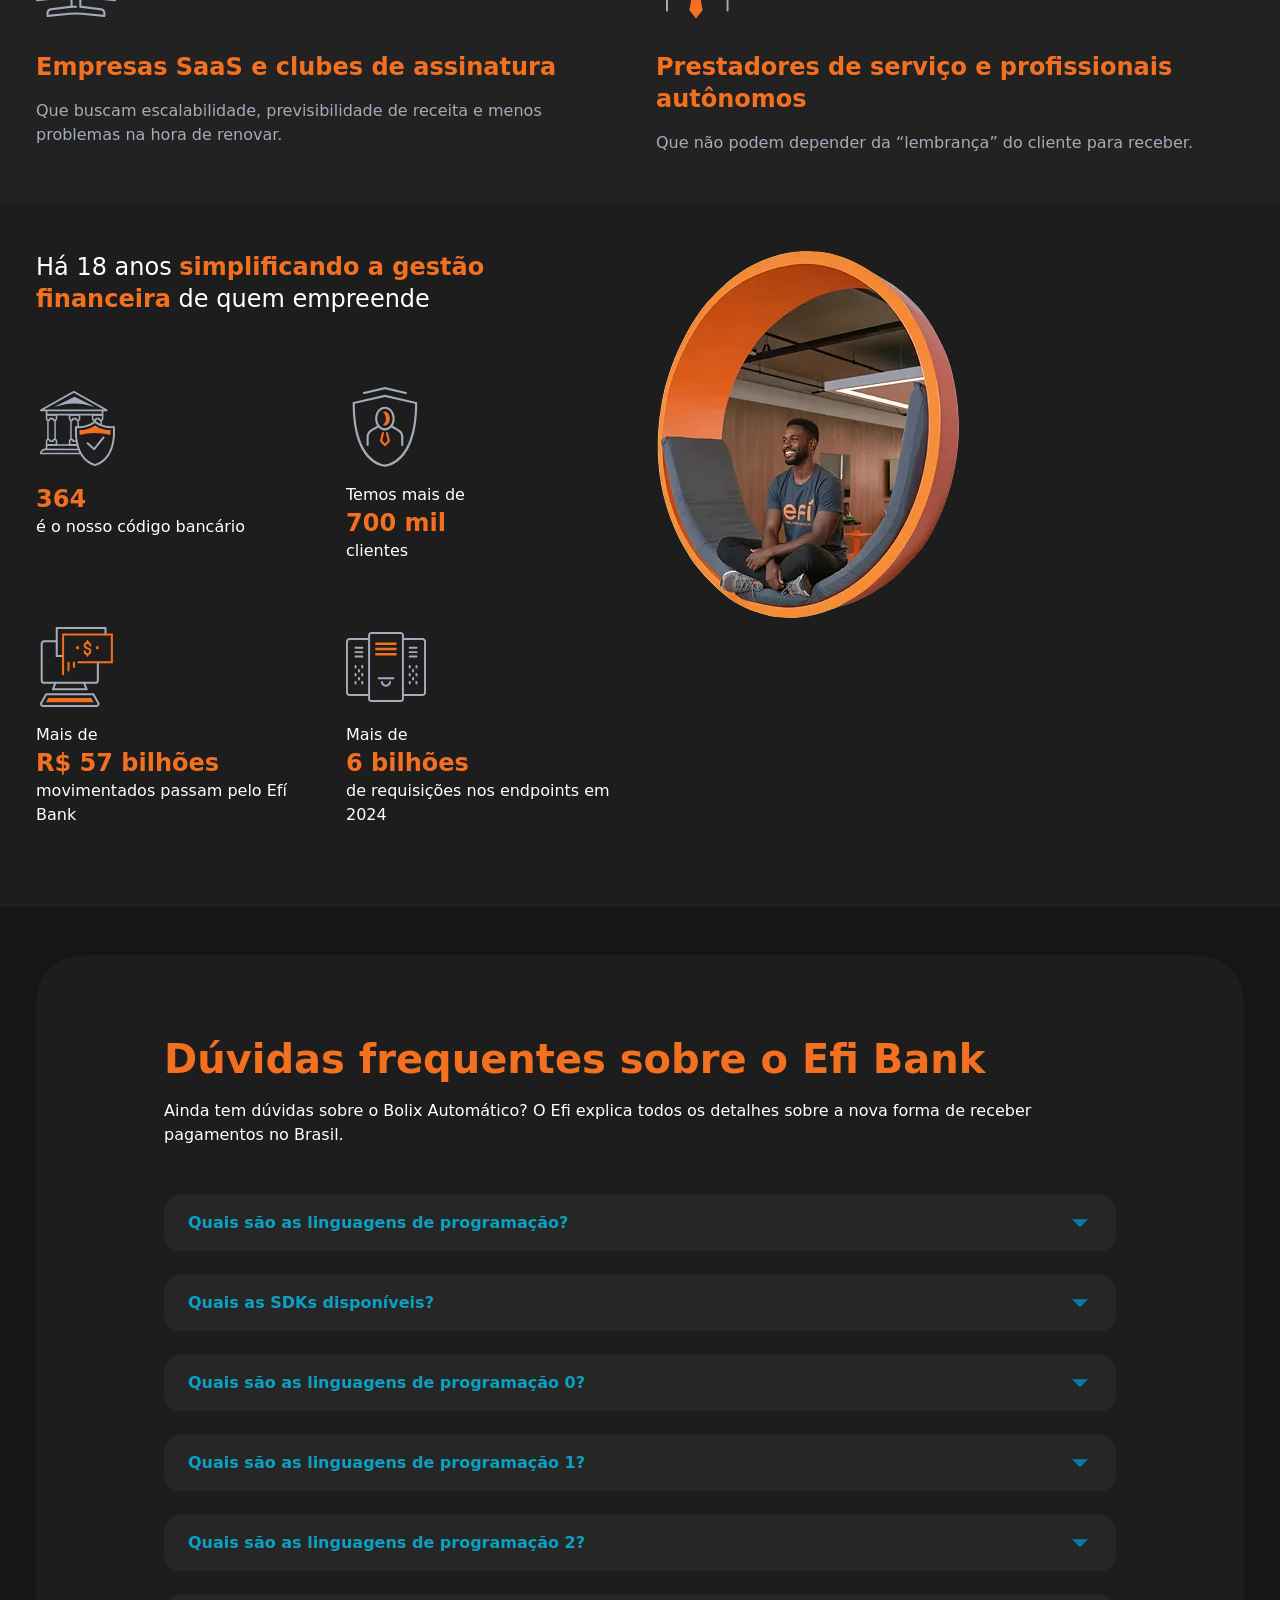
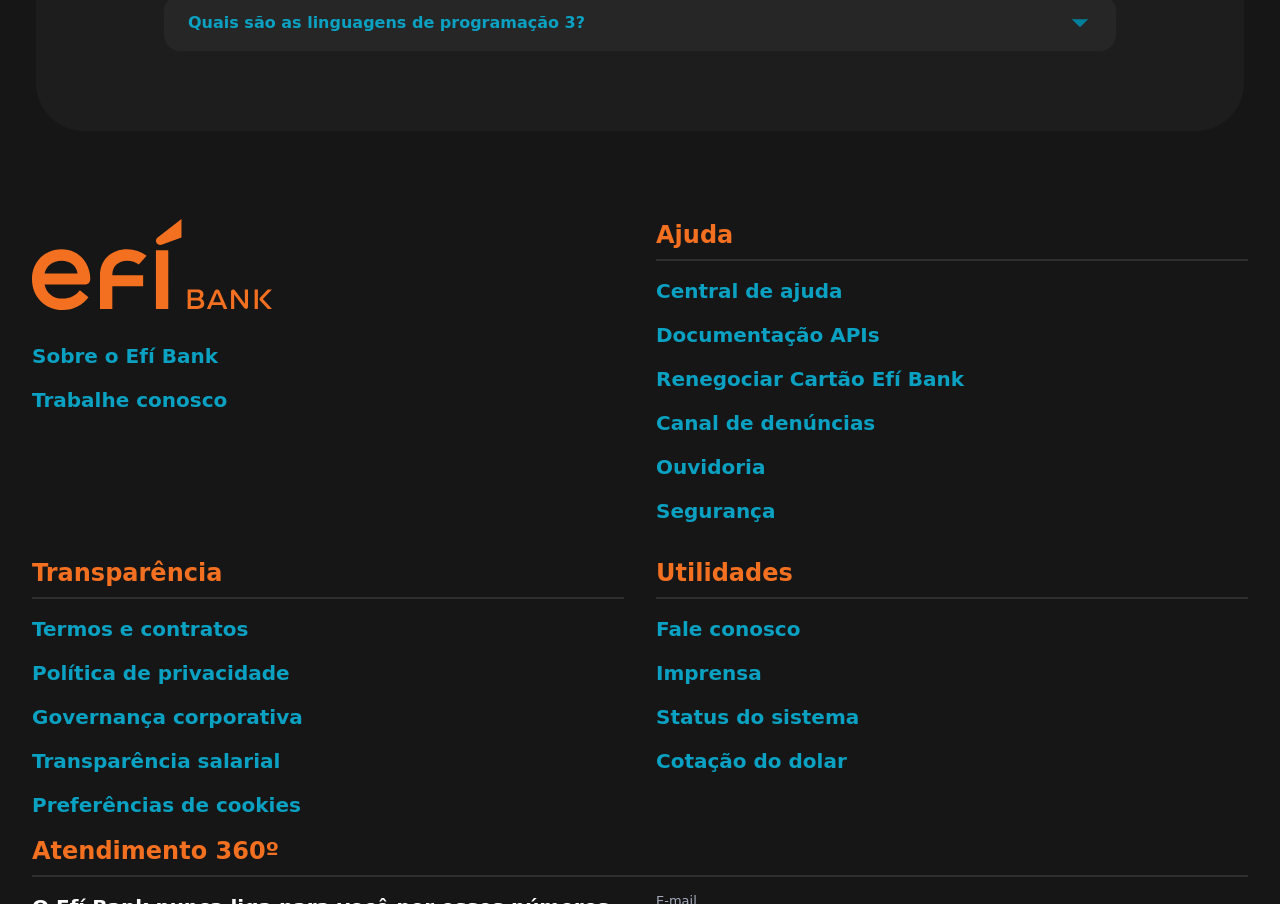
<file: bolix-automatico/index.html>
<!doctypehtml><html lang="pt-BR"data-theme="dark"class="sr"><meta charset="UTF-8"><meta name="viewport"content="width=device-width,initial-scale=1"><meta name="color-scheme"content="light dark"><meta name="supported-color-schemes"content="light dark"><link rel="preconnect"href="https://fonts.googleapis.com/css2?family=Red+Hat+Display:ital,wght@0,300..900;1,300..900&display=swap"rel="stylesheet"><link href="./css/output.css"rel="stylesheet"><meta name="description"content="Efí Bank - Design System Trem. Soluções financeiras completas para o seu negócio."><meta property="og:title"content="Efí Bank - Design System Trem"><meta property="og:description"content="Efí Bank - Design System Trem. Soluções financeiras completas para o seu negócio."><meta property="og:image"content="./media/img-hero-laptop.webp"><meta property="og:type"content="website"><script src="js/script.js"defer="defer"></script><body class="text-base xl:text-xl"><header class="z-10 fixed w-full h-auto px-8 lg:px-[4.688rem] py-4 bg-linear-to-b"><nav class="w-full h-auto inline-flex flex-row items-center justify-between"><div class="w-fit"><svg class="h-10 w-26.25"><image class="h-10 w-auto grayscale transition-[filter] hover:grayscale-0"xlink:href="./media/ilustra-brand-efi-bank-h.svg?color=white"src="./media/ilustra-brand-efi-bank-h.svg"/></svg></div><div class="absolute lg:relative invisible lg:visible"><ul class="inline-flex gap-8 w-fit h-fit"><li class=""><a href="#inicio">Soluções</a><li class=""><a href="#sobre">Parcerias</a><li class=""><a href="#contato">Desenvolvedores</a><li class=""><a href="#contato">Tarifas</a><li class=""><a href="#contato">Blog</a></ul></div><div class="absolute lg:relative invisible lg:visible inline-flex gap-6"><button class="btn btn-md w-fit md:w-fit">Abra sua conta grátis</button> <button class="btn btn-md w-fit md:w-fit">Acessar minha conta</button></div><button id="theme-toggle"class="btn size-48 bg-transparent border-0 border-button-state-stroke hover:bg-elevation-5 active:bg-button-state-pressed rounded-sm text-button-label"><svg id="dark"class="absolute w-5 h-auto btn-icon-fill"viewBox="0 0 20 20"xmlns="http://www.w3.org/2000/svg"><path d="M10 7.5c1.375 0 2.5 1.125 2.5 2.5s-1.125 2.5-2.5 2.5A2.507 2.507 0 0 1 7.5 10c0-1.375 1.125-2.5 2.5-2.5m0-1.667A4.17 4.17 0 0 0 5.833 10c0 2.3 1.867 4.167 4.167 4.167S14.167 12.3 14.167 10 12.3 5.833 10 5.833m-8.333 5h1.666A.836.836 0 0 0 4.167 10a.836.836 0 0 0-.834-.833H1.667A.836.836 0 0 0 .833 10c0 .458.375.833.834.833m15 0h1.666a.836.836 0 0 0 .834-.833.836.836 0 0 0-.834-.833h-1.666a.836.836 0 0 0-.834.833c0 .458.375.833.834.833m-7.5-9.166v1.666c0 .459.375.834.833.834a.836.836 0 0 0 .833-.834V1.667A.836.836 0 0 0 10 .833a.836.836 0 0 0-.833.834m0 15v1.666c0 .459.375.834.833.834a.836.836 0 0 0 .833-.834v-1.666a.836.836 0 0 0-.833-.834.836.836 0 0 0-.833.834M4.992 3.817a.83.83 0 1 0-1.175 1.175l.883.883a.83.83 0 0 0 1.175 0c.317-.325.325-.858 0-1.175zM15.3 14.125a.83.83 0 1 0-1.175 1.175l.883.883a.83.83 0 1 0 1.175-1.175zm.883-9.133a.83.83 0 1 0-1.175-1.175l-.883.883a.83.83 0 0 0 0 1.175c.325.317.858.325 1.175 0zM5.875 15.3A.83.83 0 1 0 4.7 14.125l-.883.883a.83.83 0 0 0 0 1.175c.325.317.858.325 1.175 0z"/></svg> <svg id="light"class="w-5 h-auto btn-icon-fill"viewBox="0 0 20 20"xmlns="http://www.w3.org/2000/svg"><path d="M7.80833 4.59167C7.65833 5.125 7.58333 5.68333 7.58333 6.25C7.58333 9.65 10.35 12.4167 13.75 12.4167C14.3167 12.4167 14.875 12.3417 15.4083 12.1917C14.5417 14.325 12.4417 15.8333 10 15.8333C6.78333 15.8333 4.16667 13.2167 4.16667 10C4.16667 7.55833 5.675 5.45833 7.80833 4.59167ZM10 2.5C5.85833 2.5 2.5 5.85833 2.5 10C2.5 14.1417 5.85833 17.5 10 17.5C14.1417 17.5 17.5 14.1417 17.5 10C17.5 9.61667 17.4667 9.23333 17.4167 8.86667C16.6 10.0083 15.2667 10.75 13.75 10.75C11.2667 10.75 9.25 8.73333 9.25 6.25C9.25 4.74167 9.99167 3.4 11.1333 2.58333C10.7667 2.53333 10.3833 2.5 10 2.5Z"/></svg></button></nav></header><main class=""><section id="hero"class="no-padding overflow-clip"><div class="@container"><picture class="z-0 w-full h-fit"><source srcset="./media/img-hero-mobile.webp"media="(max-width: 360px)"><source srcset="./media/img-hero-tablet.webp"media="(max-width: 760px)"><source srcset="./media/img-hero-laptop.webp"media="(max-width: 1320px)"><source srcset="./media/img-hero-desktop.webp"media="(max-width: 1896px)"><img class="w-full h-auto sm:w-360 md:w-760 lg:w-1320 xl:w-1896"src="./media/img-hero-laptop.webp"width="1320"height="742"alt="Boleto Automático"fetchpriority="high"></picture><div class="p-section absolute w-full h-full max-h-9/10 md:max-h-8/10 lg:max-h-7/10 xl:max-h-8/10 top-0 left-0 gap-0 md:gap-9 items-end grid grid-cols-1 md:grid-cols-2 content-center"><div class="w-full h-fit"><div class="bg-gray-900 w-fit tracking-wider text-white text-base xl:text-lg px-3 py-1 rounded-sm">Novidade</div><h1 class="h2 font-bold text-2xl md:text-5xl lg:text-9xl pb-2 pt-2">Bolix Automático</h1><p class="text-white font-normal text-lg xl:text-2xl pb-6 max-w-80">A inovação do Pix Automático chegou ao boleto recorrente!</p><button class="btn btn-lg text-xl px-8 py-5 w-full md:w-fit rounded-2xl">Quero experimentar <svg class="object-center h-6 w-6 ml-3 sm:hidden md:inline"width="24"height="24"><image xlink:href="./media/ic-arrow-right-solid.svg"src="./media/ic-arrow-right-solid.svg"width="24"height="24"/></svg> <span class="relative flex size-3"><span class="absolute top-0 -right-2 inline-flex h-full w-full animate-ping rounded-full bg-white opacity-75"></span> <span class="relative inline-flex size-3 rounded-full bg-sky-500"></span></span></button></div><div class="w-full"></div></div></div></section><section id="formas-pagamento"class="p-section"><div class="@container"><div class="flex flex-cols-2 flex-wrap-reverse md:flex-nowrap gap-8"><div class="w-full flex flex-col gap-6"><h2 class="font-light text-4xl xl:text-8xl">Uma cobrança,<br><strong class="high">três formas de pagar</strong></h2><p class="">O <strong>Pix Automático</strong>, disponível nas <strong>cobranças por Assinatura</strong> do Efí Bank, <strong>combina código de barras, QR Code Pix e Pix Automático</strong> em uma única cobrança.</p><button class="btn-md bg-button-state-default hover:bg-button-state-hovered active:bg-button-state-pressed text-button-label font-bold text-base xl:text-xl tracking-050 px-5 py-4 w-full md:w-fit rounded-sm">Abrir conta PJ grátis <svg class="object-center h-6 w-6 ml-3"width="24"height="24"><image xlink:href="./media/ic-arrow-right-solid.svg"src="./media/ic-arrow-right-solid.svg"width="24"height="24"/></svg></button></div><div class="w-full flex sm:order-1"><picture><source srcset="./media/img-boleto-mobile.webp"media="(max-width: 360px)"><source srcset="./media/img-boleto-tablet.webp"media="(max-width: 992px)"><source srcset="./media/img-boleto-desktop.webp"media="(max-width: 1920px)"><source srcset="./media/img-boleto-laptop.webp"><img class="w-full h-auto"src="./media/img-boleto-laptop.webp"width="592"height="389"alt="Flowers"loading="lazy"></picture></div></div></div><div class="grid grid-cols-1 md:grid-cols-2 lg:grid-cols-4 xl:grid-cols-4 gap-8 mt-12"><div class="basis-1/2 lg:flex-cols-4"><img class="w-20 xl:w-32"src="./media/ilustra-pagamento-identificado.svg"width="80"height="80"alt=""loading="lazy"><h3 class="text-base md:text-xl lg:text-2xl xl:text-3xl py-4">Melhor experiência para o cliente</h3><p>Uma experiência de pagamento que fideliza, sem exigir ação manual do pagador todos os meses.</div><div class="basis-1/2 lg:basis-1/4 xl:basis-1/4 lg:flex-cols-4 gap-4"><img class="w-20 xl:w-32"src="./media/ilustra-suporte-tecnico.svg"width="80"height="80"alt=""loading="lazy"><h3 class="text-base md:text-xl lg:text-2xl xl:text-3xl py-4">Sem risco de duplicidade</h3><p>O primeiro pagamento confirmado invalida os demais, evitando qualquer risco de duplicidade.</div><div class="basis-1/2 lg:basis-1/4 xl:basis-1/4 lg:flex-cols-4 gap-4"><img class="w-20 xl:w-32"src="./media/ilustra-app-outros-negocios.svg"width="80"height="80"alt=""loading="lazy"><h3 class="text-base md:text-xl lg:text-2xl xl:text-3xl py-4">Menos inadimplência</h3><p>Com uma única autorização, o pagamento deixa de depender da memória do pagador e passa aser debitado automaticamente, no dia do vencimento</div><div class="basis-1/2 lg:basis-1/4 xl:basis-1/4 lg:flex-cols-4 gap-4"><img class="w-20 xl:w-32"src="./media/ilustra-boleto-05.svg"width="80"height="80"alt=""loading="lazy"><h3 class="text-base md:text-xl lg:text-2xl xl:text-3xl py-4">Juros e multas preservados</h3><p>Se o Pix Automático não for concluído, o código de barras e o QR Code Pix seguem disponíveis, inclusive após o vencimento, com encargos aplicados.</div></div></section><section id="section-pix-automatico"class="p-section elevation-1"data-name="section"><div class="@container"><div class="w-full gap-0 grid grid-cols-1 lg:grid-cols-2"><div class="card w-full h-fit elevation-3 rounded-t-xxl lg:rounded-xxl px-8 lg:pl-20 lg:pr-28 pt-20 pb-8 lg:pb-20"><div class="w-full h-fit -mt-40 lg:-mt-10 lg:relative ml-8 lg:ml-96"><picture><source srcset="./media/img-pix-automatico-mobile.webp"media="(max-width: 240px)"><source srcset="./media/img-pix-automatico-tablet.webp"media="(max-width: 240px)"><source srcset="./media/img-pix-automatico-desktop.webp"media="(max-width: 360px)"><source srcset="./media/img-pix-automatico-laptop.webp"media="(max-width: 336px)"><img class="lg:absolute lg:-top-40 lg:right-12 size-[15rem] lg:size-84 transform hover:scale-105 transition-transform"src="./media/img-pix-automatico-laptop.webp"width="336"height="336"alt="Pix Automático"loading="lazy"></picture></div><h2 class="font-light text-4xl xl:text-8xl leading-tight lg:mt-0 pb-6">O futuro das<br>assinaturas, <b class="high">hoje</b></h2><p class="pb-4">Disponível para cobranças de planos: <b>semanais, mensais, trimestrais, semestrais e anuais</b>, o Bolix Automático entrega uma experiência moderna, confiável e sem atrito para o cliente.<ol class="list-decimal medium space-y-4 pl-8"><li class="">Sua empresa habilita o <b class="high">Bolix Automático</b> na conta PJ<li class="">A assinatura passa a exibir o QR Code com <b class="high">opção de ativação do Pix Automático</b><li class="">O cliente <b class="high">paga e recebe a oferta</b> para ativar o Pix Automático<li class="">Aceitou? As próximas cobranças são <b class="high">debitadas automaticamente</b><li class="">Não aceitou? Ele continua pagando via <b class="high">código de barras ou QR Code Pix</b><li class="">O primeiro pagamento invalida os demais, <b class="high">sem risco de duplicidade</b></ol></div><div class="px-8 pb-8 elevation-3 lg:bg-transparent rounded-b-xxl"><div class="w-full lg:w-2xl xl:w-4xl h-fit border-8 mt-0 lg:mt-50 xl:mt-50 ml-0 lg:-ml-24 border-elevation-5 rounded-3xl overflow-hidden"><iframe class="aspect-video w-full md:w-full"src="https://www.youtube.com/embed/w3-1KYU54eI?si=6yZrFK5eAr14se3w"title="YouTube video player"frameborder="0"allow="accelerometer; autoplay; clipboard-write; encrypted-media; gyroscope; picture-in-picture;"referrerpolicy="strict-origin-when-cross-origin"allowfullscreen></iframe></div></div></div></div></section><section class="p-section elevation-4"><div class="@container"><h2 class="text-4xl xl:text-8xl">Dobra <b class="high">4</b></h2></div></section><section id="negocios"class="p-section elevation-3"><div class="@container"><div class="flex flex-cols-2 flex-wrap-reverse md:flex-nowrap gap-8"><div class="w-full flex flex-col gap-6"><h2 class="text-4xl xl:text-8xl"><b class="high">Feito para negócios</b><br>que vivem de recorrência</h2><p class="text-body shrink"><b>Quem trabalha com mensalidade sabe:</b> atrasos e inadimplência impactam o caixa, o planejamento e a relação com os clientes. O Bolix Automático nasceu para resolver isso.</p><button class="btn btn-md">Emitir Bolix Automático<svg class="hidden md:block object-center h-6 w-6 ml-3"width="24"height="24"><image xlink:href="./media/ic-arrow-right-solid.svg"src="./media/ic-arrow-right-solid.svg"width="24"height="24"/></svg></button> <button class="btn btn-lg w-full md:w-fit">Emitir Bolix Automático<svg class="hidden md:block object-center h-6 w-6 ml-3"width="24"height="24"><image xlink:href="./media/ic-arrow-right-solid.svg"src="./media/ic-arrow-right-solid.svg"width="24"height="24"/></svg></button></div><div class="w-full flex sm:order-1"><picture><source srcset="./media/img-negocios-mobile.webp"media="(max-width: 360px)"><source srcset="./media/img-negocios-tablet.webp"media="(max-width: 992px)"><source srcset="./media/img-negocios-desktop.webp"media="(max-width: 1920px)"><source srcset="./media/img-negocios-laptop.webp"><img class="w-full h-auto"src="./media/img-negocios-laptop.webp"width="592"height="356"alt="Flowers"loading="lazy"></picture></div></div></div><div class="grid grid-cols-1 md:grid-cols-2 lg:grid-cols-4 xl:grid-cols-4 gap-8 mt-12"><div class=""><img class="w-20 xl:w-32 mb-4"src="./media/ilustra-educacao.svg"width="80"height="80"alt=""loading="lazy"><h3 class="text-base md:text-xl lg:text-2xl xl:text-3xl py-4">Escolas, cursos e universidades</h3><p>Que precisam de mensalidades pagas em dia e menos cobrança em cima dos pais e responsáveis.</div><div class=""><img class="w-20 xl:w-32 mb-4"src="./media/ilustra-wireless-1.svg"width="80"height="80"alt=""loading="lazy"><h3 class="text-base md:text-xl lg:text-2xl xl:text-3xl py-4">Provedores de internet (ISPs)</h3><p>Que querem garantir conexão ativa e planos pagos sem atrasos.</div><div class=""><img class="w-20 xl:w-32 mb-4"src="./media/ilustra-webinar.svg"width="80"height="80"alt=""loading="lazy"><h3 class="text-base md:text-xl lg:text-2xl xl:text-3xl py-4">Empresas SaaS e clubes de assinatura</h3><p>Que buscam escalabilidade, previsibilidade de receita e menos problemas na hora de renovar.</div><div class=""><img class="w-20 xl:w-32 mb-4"src="./media/ilustra-cliente-empresario.svg"width="80"height="80"alt=""loading="lazy"><h3 class="text-base md:text-xl lg:text-2xl xl:text-3xl py-4">Prestadores de serviço e profissionais autônomos</h3><p>Que não podem depender da “lembrança” do cliente para receber.</div></div></section><section id="social"class="p-section elevation-2"><div class="@container flex flex-cols-2 flex-wrap-reverse md:flex-nowrap gap-8"><div class="w-full flex flex-col gap-6"><h2 class="text-xl lg:text-4xl xl:text-8xl">Há 18 anos <b class="high">simplificando a gestão financeira</b> de quem empreende</h2><div class="grid grid-cols-2 md:grid-cols-2 gap-8 mt-12 space-y-8"><div class=""><img class="w-20 xl:w-32 pb-4 lg:pb-8"src="./media/ilustra-banco-bank-security.svg"width="80"height="80"alt=""loading="lazy"><h3 class="text-base md:text-xl lg:text-2xl xl:text-3xl">364</h3><p class="medium">é o nosso código bancário</div><div class=""><img class="w-20 xl:w-32 pb-4 lg:pb-8"src="./media/ilustra-seguranca-clientes.svg"width="80"height="80"alt=""loading="lazy"><p class="medium">Temos mais de<h3 class="text-base md:text-xl lg:text-2xl xl:text-3xl">700 <b class="high">mil</b></h3><p class="medium">clientes</div><div class=""><img class="w-20 xl:w-32 pb-4 lg:pb-8"src="./media/ilustra-banco-money-01.svg"width="80"height="80"alt=""loading="lazy"><p class="medium">Mais de<h3 class="text-base md:text-xl lg:text-2xl xl:text-3xl">R$ 57 <b class="high">bilhões</b></h3><p class="medium">movimentados passam pelo Efí Bank</div><div class=""><img class="w-20 xl:w-32 pb-4 lg:pb-8"src="./media/ilustra-dev-server-01.svg"width="80"height="80"alt=""loading="lazy"><p class="medium">Mais de<h3 class="text-base md:text-xl lg:text-2xl xl:text-3xl">6 <b class="high">bilhões</b></h3><p class="medium">de requisições nos endpoints em 2024</div></div></div><div class="w-full flex sm:order-1"><picture><source srcset="./media/img-colaboradores-mobile.webp"media="(max-width: 360px)"><source srcset="./media/img-colaboradores-tablet.webp"media="(max-width: 992px)"><source srcset="./media/img-colaboradores-desktop.webp"media="(max-width: 1920px)"><source srcset="./media/img-colaboradores-laptop.webp"><img class="w-full h-auto"src="./media/img-colaboradores-laptop.webp"width="544"height="657"alt="Flowers"loading="lazy"></picture></div></div></section><section id="faq"class="p-section elevation-1"><div class="@container elevation-2 mx-auto rounded-[3rem] rounded-tr-[3rem] w-full h-auto py-20 px-8 md:px-32 lg:px-24 xl:px-40"><h2 class="high font-bold text-4xl md:text-5xl lg:text-6xl pb-4"><span class="text-highlight">Dúvidas frequentes</span> sobre o Efi Bank</h2><p class="medium pb-12">Ainda tem dúvidas sobre o Bolix Automático? O Efi explica todos os detalhes sobre a nova forma de receber pagamentos no Brasil.<div class="space-y-6 medium"><details class="group rounded-md overflow-hidden"><summary class="faq flex items-center justify-between cursor-pointer py-4 px-6 lg:py-6 lg:px-8 transition-colors"><span class="font-bold">Quais são as linguagens de programação?</span> <svg class="btn-icon-fill btn-icon-stroke w-6 h-6 text-medium transform group-open:rotate-180 transition-transform"><path stroke-linecap="round"stroke-linejoin="round"d="m19.5 8.25-7.5 7.5-7.5-7.5"/></svg></summary><div class="faq-content py-4 px-6 lg:py-6 lg:px-8 border-t border-button-state-disabled"><p class="medium">Você pode desenvolver seu projeto integrado com nossa API em qualquer linguagem de programação.</div></details><details class="group rounded-md overflow-hidden"><summary class="faq flex items-center justify-between cursor-pointer py-4 px-6 lg:py-6 lg:px-8 transition-colors"><span class="font-bold">Quais as SDKs disponíveis?</span> <svg class="btn-icon-fill btn-icon-stroke w-6 h-6 text-medium transform group-open:rotate-180 transition-transform"><path stroke-linecap="round"stroke-linejoin="round"d="m19.5 8.25-7.5 7.5-7.5-7.5"/></svg></summary><div class="faq-content py-4 px-6 space-y-2 lg:py-6 lg:px-8 border-t border-button-state-disabled"><p class="medium">Disponibilizamos SDKs em diversas linguagens de programação:<ul class="list-disc list-inside low"><li><a class="flex-inline">PHP</a><li>NodeJS<li>Ruby<li>Python<li>.NET Core<li>Java<li>Delphi<li>Go<li>TypeScript<li>Flutter<li>Android</ul><p></div></details><details class="group rounded-md overflow-hidden"><summary class="faq flex items-center justify-between cursor-pointer py-4 px-6 lg:py-6 lg:px-8 transition-colors"><span class="font-bold">Quais são as linguagens de programação 0?</span> <svg class="btn-icon-fill btn-icon-stroke w-6 h-6 text-medium transform group-open:rotate-180 transition-transform"><path stroke-linecap="round"stroke-linejoin="round"d="m19.5 8.25-7.5 7.5-7.5-7.5"/></svg></summary><div class="faq-content py-4 px-6 lg:py-6 lg:px-8 border-t border-button-state-disabled"><p class="medium">Você pode desenvolver seu projeto integrado com nossa API em qualquer linguagem de programação.</div></details><details class="group rounded-md overflow-hidden"><summary class="faq flex items-center justify-between cursor-pointer py-4 px-6 lg:py-6 lg:px-8 transition-colors"><span class="font-bold">Quais são as linguagens de programação 1?</span> <svg class="btn-icon-fill btn-icon-stroke w-6 h-6 text-medium transform group-open:rotate-180 transition-transform"><path stroke-linecap="round"stroke-linejoin="round"d="m19.5 8.25-7.5 7.5-7.5-7.5"/></svg></summary><div class="faq-content py-4 px-6 lg:py-6 lg:px-8 border-t border-button-state-disabled"><p class="medium">Você pode desenvolver seu projeto integrado com nossa API em qualquer linguagem de programação.</div></details><details class="group rounded-md overflow-hidden"><summary class="faq flex items-center justify-between cursor-pointer py-4 px-6 lg:py-6 lg:px-8 transition-colors"><span class="font-bold">Quais são as linguagens de programação 2?</span> <svg class="btn-icon-fill btn-icon-stroke w-6 h-6 text-medium transform group-open:rotate-180 transition-transform"><path stroke-linecap="round"stroke-linejoin="round"d="m19.5 8.25-7.5 7.5-7.5-7.5"/></svg></summary><div class="faq-content py-4 px-6 lg:py-6 lg:px-8 border-t border-button-state-disabled"><p class="medium">Você pode desenvolver seu projeto integrado com nossa API em qualquer linguagem de programação.</div></details><details class="group rounded-md overflow-hidden"><summary class="faq flex items-center justify-between cursor-pointer py-4 px-6 lg:py-6 lg:px-8 transition-colors"><span class="font-bold">Quais são as linguagens de programação 3?</span> <svg class="btn-icon-fill btn-icon-stroke w-6 h-6 text-medium transform group-open:rotate-180 transition-transform"><path stroke-linecap="round"stroke-linejoin="round"d="m19.5 8.25-7.5 7.5-7.5-7.5"/></svg></summary><div class="faq-content py-4 px-6 lg:py-6 lg:px-8 border-t border-button-state-disabled"><p class="medium">Você pode desenvolver seu projeto integrado com nossa API em qualquer linguagem de programação.</div></details></div></div></section></main><footer id="footer"class="elevation-1 w-full h-fit px-8 py-10 lg:px-[4.688rem] lg:py-20 text-lg"><div class="@container"><div class="grid grid-cols-1 md:grid-cols-2 lg:grid-cols-4 gap-8"><ul class="list-none space-y-4 basis-full md:basis-1/4"><li><img class="w-52 md:w-60 mb-8"src="./media/ilustra-brand-efi-bank-h.svg"width="240"height="88"alt="Efí Bank"loading="lazy"><li><a class="py-2"href="#">Sobre o Efí Bank</a><li><a class="py-2"href="#">Trabalhe conosco</a></ul><ul class="list-none space-y-4 basis-full md:basis-1/4"><li class="high text-xl pb-2 b-2 border-b-2 border-border-b-2 border-b-elevation-5 font-bold">Ajuda<li><a class="py-2"href="#">Central de ajuda</a><li><a class="py-2"href="#">Documentação APIs</a><li><a class="py-2"href="#">Renegociar Cartão Efí Bank</a><li><a class="py-2"href="#">Canal de denúncias</a><li><a class="py-2"href="#">Ouvidoria</a><li><a class="py-2"href="#">Segurança</a></ul><ul class="list-none space-y-4 basis-full md:basis-1/4"><li class="high text-xl pb-2 b-2 border-b-2 border-border-b-2 border-b-elevation-5 font-bold">Transparência<li><a class="py-2"href="#">Termos e contratos</a><li><a class="py-2"href="#">Política de privacidade</a><li><a class="py-2"href="#">Governança corporativa</a><li><a class="py-2"href="#">Transparência salarial</a><li><a class="py-2"href="#">Preferências de cookies</a></ul><ul class="list-none space-y-4 basis-full md:basis-1/4"><li class="high text-xl pb-2 b-2 border-b-2 border-border-b-2 border-b-elevation-5 font-bold">Utilidades<li><a class="py-2"href="#">Fale conosco</a><li><a class="py-2"href="#">Imprensa</a><li><a class="py-2"href="#">Status do sistema</a><li><a class="py-2"href="#">Cotação do dolar</a></ul></div><div class="high text-xl pb-2 pt-4 border-b-2 border-border-b-2 border-b-elevation-5 font-bold mb-4">Atendimento 360º</div><div class="grid grid-cols-1 md:grid-cols-2 gap-8"><div class="space-y-1 basis-full md:basis-2/4"><p class="medium font-bold">O Efí Bank nunca liga para você por esses números.<p class="">Estes telefones são apenas para que você entre em contato com a gente. Também não pedimos dados pessoais, senhas, dados do cartão ou códigos de transação por telefone.<p class="medium font-bold mt-4">Mantenha-se seguro(a)!<p class="mt-4">*Exclusivo para atendimento via texto.<p class="mt-4">**A ouvidoria Efí funciona das 09h às 11h e das 13h às 16h, de segunda a sexta-feira, de acordo com o horário de Brasília, exceto em feriados nacionais.</div><div class="grid grid-cols-1 lg:grid-cols-2 gap-8"><div class="basis-full md:basis-1/4"><p class="text-sm">E-mail</p><a class="pb-2"href="#">atendimento@sejaefi.com.br</a><p class="text-sm mt-4">Capitais e regiões metropolitanas:</p><a class="pb-2"href="#">4000 1234</a><p class="text-sm mt-4">São Paulo e região:</p><a class="pb-2"href="#">(11) 2394 2208</a></div><div class="basis-full md:basis-1/4"><p class="text-sm">Ligações originadas de telefone fixo:</p><a class="pb-2"href="#">0800 941 2343</a><p class="text-sm mt-4">Whatsapp*:</p><a class="pb-2"href="#">(31) 3603 0822</a><p class="text-sm mt-4">Ouvidoria**:</p><a class="pb-2"href="#">0800 940 0361</a><p class="text-sm mt-4 mb-2">Atendimento online:</p><button class="btn-md bg-button-state-default hover:bg-button-state-hovered active:bg-button-state-pressed text-button-label font-bold text-base xl:text-xl tracking-050 px-5 py-4 w-full md:w-fit rounded-sm">Falar com o time comercial</button></div></div></div><div class="columns-1 md:columns-2 gap-8 mt-16 pb-24 border-b-2 border-border-b-2 border-b-elevation-5"><div class="w-fit basis-full pb-6"><div class="text-xl pb-2 pt-4 font-bold high mb-4">Baixe o app:</div><div class="flex flex-row gap-4"><img class="h-12 xl:h-16"src="./media/ilustra-app-store.svg"width="196"height="64"loading="lazy"> <img class="h-12 xl:h-16"src="./media/ilustra-google-play.svg"width="216"height="64"loading="lazy"></div></div><div class="w-fit flex lg:pl-16 items-center justify-center gap-4 3"><a href="#"><img class="h-16 xl:h-20 w-auto"src="./media/ilustra-brand-reclame-aqui-ra1000.svg"width="120"height="63"loading="lazy"> </a><a href="#"><img class="w-32 h-auto"src="./media/img-brand-gptw.webp"width="88"height="129"loading="lazy"> </a><a href="#"><img class="w-32 h-auto"src="./media/ilustra-brand-pci-dss.svg"width="88"height="88"loading="lazy"></a></div></div><div class="flex flex-wrap-reverse flex-col md:flex-row items-center mt-8 gap-8"><div class="grow space-y-2 text-base mb-2"><p>© 2007-2026 • Efí - Instituição de Pagamento. Todos os direitos reservados.<br>Efí S.A. CNPJ: 09.089.356/0001-18</div><div class="w-fit flex grow-0 flex-initial flex-wrap gap-4 justify-center-safe"><button class="size-40 bg-transparent border-2 border-transparent hover:bg-elevation-5 active:bg-button-state-pressed text-button-label rounded-pill"><img class="w-5 h-auto"src="./media/ic-youtube.svg"width="20"height="20"alt="Canal no Youtube"loading="lazy"></button> <button class="size-40 bg-transparent border-2 border-transparent hover:bg-elevation-5 active:bg-button-state-pressed text-button-label rounded-pill"><img class="w-5 h-auto"src="./media/ic-instagram.svg"width="20"height="20"alt="Canal no Instagram"loading="lazy"></button> <button class="size-40 bg-transparent border-2 border-transparent hover:bg-elevation-5 active:bg-button-state-pressed text-button-label rounded-pill"><img class="w-5 h-auto"src="./media/ic-tiktok.svg"width="20"height="20"alt="Canal no Tiktok"loading="lazy"></button> <button class="size-40 bg-transparent border-2 border-transparent hover:bg-elevation-5 active:bg-button-state-pressed text-button-label rounded-pill"><img class="w-5 h-auto"src="./media/ic-spotify.svg"width="20"height="20"alt="Canal no Spotify"loading="lazy"></button> <button class="size-40 bg-transparent border-2 border-transparent hover:bg-elevation-5 active:bg-button-state-pressed text-button-label rounded-pill"><img class="w-5 h-auto"src="./media/ic-facebook.svg"width="20"height="20"alt="Canal no Facebook"loading="lazy"></button> <button class="size-40 bg-transparent border-2 border-transparent hover:bg-elevation-5 active:bg-button-state-pressed rounded-pill text-button-label"><svg class="w-5 h-auto fill-button-state-default"viewBox="0 0 20 20"xmlns="http://www.w3.org/2000/svg"><path fill-rule="evenodd"clip-rule="evenodd"d="M11.647 8.469 18.932 0h-1.726L10.88 7.353 5.827 0H0l7.64 11.12L0 20h1.726l6.68-7.765L13.743 20h5.828zm-2.365 2.748-.774-1.107-6.16-8.81H5l4.971 7.11.774 1.107 6.462 9.242h-2.652z"/></svg></button> <button class="size-40 bg-transparent border-2 border-transparent hover:bg-elevation-5 active:bg-button-state-pressed text-button-label rounded-pill"><img class="w-5 h-auto"src="./media/ic-linkedin-solid.svg"width="20"height="20"alt="Canal no Linkedin"loading="lazy"></button></div></div></div></footer>
</file>
